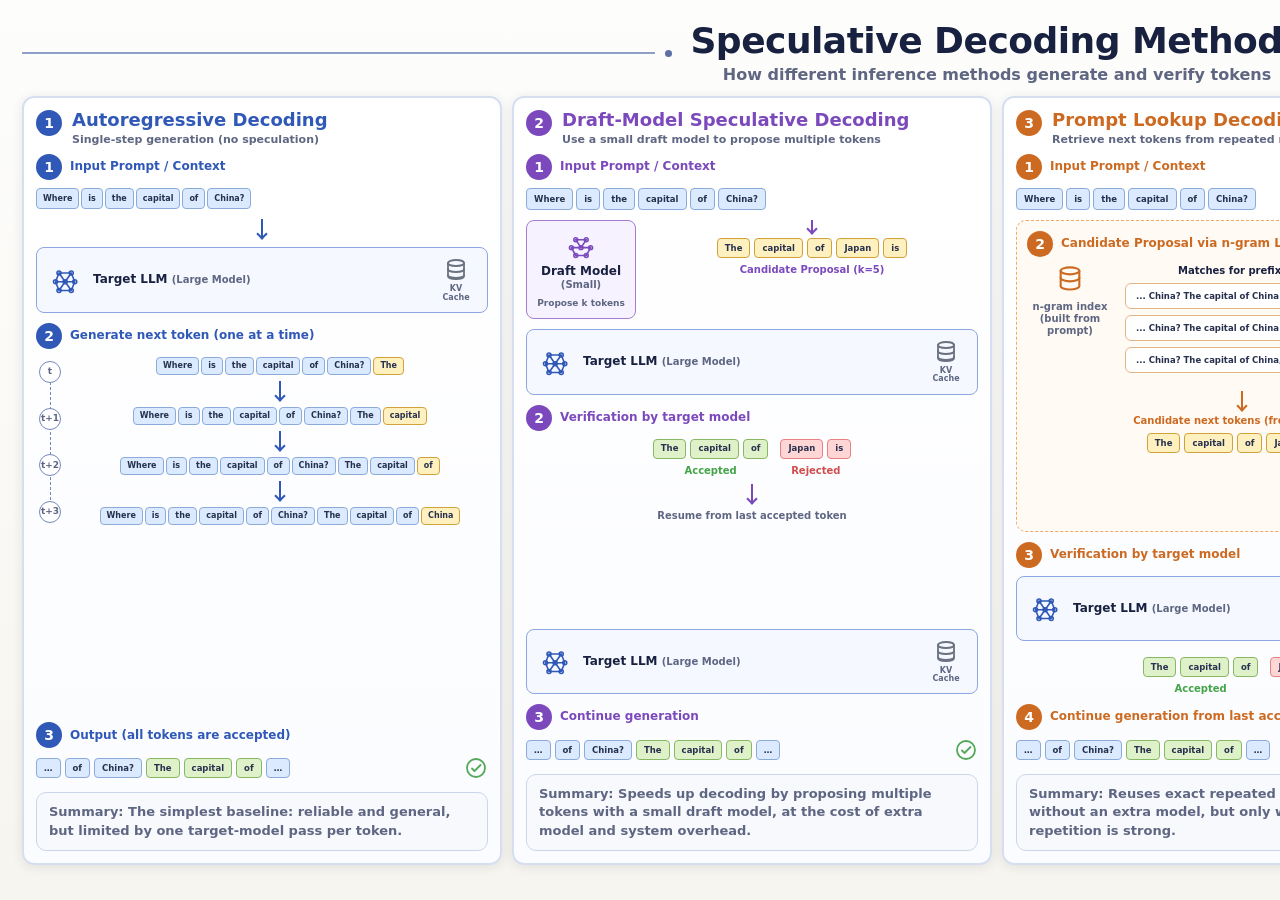
<file: assets/index.html>
<!doctype html>
<html lang="en">
  <head>
    <meta charset="utf-8" />
    <meta name="viewport" content="width=device-width, initial-scale=1" />
    <title>Speculative Decoding Methods — Architecture Overview</title>
    <link rel="stylesheet" href="combined.css" />
  </head>
  <body>
    <main class="page">
      <section class="artboard" data-mode="default">

        <!-- ── Hero ── -->
        <header class="hero">
          <div class="hero-line hero-line-left">
            <span class="hero-dot"></span>
          </div>
          <div class="hero-copy">
            <h1>Speculative Decoding Methods</h1>
            <p>How different inference methods generate and verify tokens</p>
          </div>
          <div class="hero-line hero-line-right">
            <span class="hero-dot"></span>
          </div>
        </header>

        <!-- ── 4-panel grid ── -->
        <section class="panels-grid">

          <!-- ① Autoregressive — from assets/autoregressive-decoding/index.html -->
          <article class="method-panel theme-blue">
            <header class="method-header">
              <div class="method-index">1</div>
              <div>
                <h2>Autoregressive Decoding</h2>
                <p>Single-step generation (no speculation)</p>
              </div>
            </header>

            <div class="panel-body">
              <section class="panel-section">
                <div class="section-heading">
                  <span class="section-badge">1</span>
                  <h3>Input Prompt / Context</h3>
                </div>
                <div class="token-row token-row-nowrap token-row-prompt token-row-prompt-method1">
                  <span class="token-chip token-prompt">Where</span>
                  <span class="token-chip token-prompt">is</span>
                  <span class="token-chip token-prompt">the</span>
                  <span class="token-chip token-prompt">capital</span>
                  <span class="token-chip token-prompt">of</span>
                  <span class="token-chip token-prompt">China?</span>
                </div>
              </section>

              <div class="flow-arrow theme-stroke-blue"></div>

              <div class="model-card theme-soft-blue">
                <div class="model-visual">
                  <svg class="icon icon-llm" viewBox="0 0 32 32" aria-hidden="true">
                    <circle cx="8" cy="8" r="2.3"></circle>
                    <circle cx="22" cy="8" r="2.3"></circle>
                    <circle cx="15" cy="18" r="2.3"></circle>
                    <circle cx="4" cy="18" r="2.3"></circle>
                    <circle cx="26" cy="18" r="2.3"></circle>
                    <circle cx="8" cy="28" r="2.3"></circle>
                    <circle cx="22" cy="28" r="2.3"></circle>
                    <path d="M8 8h14M8 8l-4 10m18-10l4 10M4 18h22M4 18l4 10m18-10l-4 10M8 28h14M8 8l7 10m7-10l-7 10m0 0l-7 10m7-10l7 10"></path>
                  </svg>
                </div>
                <div class="model-copy">
                  <h4>Target LLM <span>(Large Model)</span></h4>
                </div>
                <div class="cache-block">
                  <svg class="icon icon-cache" viewBox="0 0 24 24" aria-hidden="true">
                    <ellipse cx="12" cy="5" rx="8" ry="3"></ellipse>
                    <path d="M4 5v13c0 1.7 3.6 3 8 3s8-1.3 8-3V5"></path>
                    <path d="M4 11c0 1.7 3.6 3 8 3s8-1.3 8-3"></path>
                    <path d="M4 17c0 1.7 3.6 3 8 3s8-1.3 8-3"></path>
                  </svg>
                  <span>KV Cache</span>
                </div>
              </div>

              <section class="panel-section grow">
                <div class="section-heading">
                  <span class="section-badge">2</span>
                  <h3>Generate next token (one at a time)</h3>
                </div>
                <div class="timeline-stack">
                  <div class="timeline-rail">
                    <span class="timeline-mark">t</span>
                    <span class="timeline-mark">t+1</span>
                    <span class="timeline-mark">t+2</span>
                    <span class="timeline-mark">t+3</span>
                  </div>
                  <div class="timeline-rows">
                    <div class="timeline-step">
                      <div class="token-row token-row-nowrap token-row-seq">
                        <span class="token-chip token-prompt">Where</span>
                        <span class="token-chip token-prompt">is</span>
                        <span class="token-chip token-prompt">the</span>
                        <span class="token-chip token-prompt">capital</span>
                        <span class="token-chip token-prompt">of</span>
                        <span class="token-chip token-prompt">China?</span>
                        <span class="token-chip token-candidate">The</span>
                      </div>
                      <div class="step-arrow theme-stroke-blue"></div>
                    </div>
                    <div class="timeline-step">
                      <div class="token-row token-row-nowrap token-row-seq">
                        <span class="token-chip token-prompt">Where</span>
                        <span class="token-chip token-prompt">is</span>
                        <span class="token-chip token-prompt">the</span>
                        <span class="token-chip token-prompt">capital</span>
                        <span class="token-chip token-prompt">of</span>
                        <span class="token-chip token-prompt">China?</span>
                        <span class="token-chip token-prompt">The</span>
                        <span class="token-chip token-candidate">capital</span>
                      </div>
                      <div class="step-arrow theme-stroke-blue"></div>
                    </div>
                    <div class="timeline-step">
                      <div class="token-row token-row-nowrap token-row-seq">
                        <span class="token-chip token-prompt">Where</span>
                        <span class="token-chip token-prompt">is</span>
                        <span class="token-chip token-prompt">the</span>
                        <span class="token-chip token-prompt">capital</span>
                        <span class="token-chip token-prompt">of</span>
                        <span class="token-chip token-prompt">China?</span>
                        <span class="token-chip token-prompt">The</span>
                        <span class="token-chip token-prompt">capital</span>
                        <span class="token-chip token-candidate">of</span>
                      </div>
                      <div class="step-arrow theme-stroke-blue"></div>
                    </div>
                    <div class="timeline-step">
                      <div class="token-row token-row-nowrap token-row-seq">
                        <span class="token-chip token-prompt">Where</span>
                        <span class="token-chip token-prompt">is</span>
                        <span class="token-chip token-prompt">the</span>
                        <span class="token-chip token-prompt">capital</span>
                        <span class="token-chip token-prompt">of</span>
                        <span class="token-chip token-prompt">China?</span>
                        <span class="token-chip token-prompt">The</span>
                        <span class="token-chip token-prompt">capital</span>
                        <span class="token-chip token-prompt">of</span>
                        <span class="token-chip token-candidate">China</span>
                      </div>
                    </div>
                  </div>
                </div>
              </section>

              <section class="panel-section">
                <div class="section-heading">
                  <span class="section-badge">3</span>
                  <h3>Output (all tokens are accepted)</h3>
                </div>
                <div class="row-between">
                  <div class="token-row token-row-nowrap token-row-output">
                    <span class="token-chip token-prompt">…</span>
                    <span class="token-chip token-prompt">of</span>
                    <span class="token-chip token-prompt">China?</span>
                    <span class="token-chip token-accepted">The</span>
                    <span class="token-chip token-accepted">capital</span>
                    <span class="token-chip token-accepted">of</span>
                    <span class="token-chip token-prompt">…</span>
                  </div>
                  <svg class="icon icon-check theme-icon-green" viewBox="0 0 24 24" aria-hidden="true">
                    <circle cx="12" cy="12" r="9"></circle>
                    <path d="M8 12.5l2.5 2.5L16.5 9"></path>
                  </svg>
                </div>
              </section>
            </div>

            <footer class="panel-footer">
              <p class="footer-best footer-summary"><strong>Summary:</strong> The simplest baseline: reliable and general, but limited by one target-model pass per token.</p>
            </footer>
          </article>

          <!-- ② Draft-Model Speculative Decoding — from assets/draft-model-sd/index.html -->
          <article class="method-panel theme-purple">
            <header class="method-header">
              <div class="method-index">2</div>
              <div>
                <h2>Draft-Model Speculative Decoding</h2>
                <p>Use a small draft model to propose multiple tokens</p>
              </div>
            </header>

            <div class="panel-body">
              <section class="panel-section">
                <div class="section-heading">
                  <span class="section-badge">1</span>
                  <h3>Input Prompt / Context</h3>
                </div>
                <div class="token-row token-row-nowrap token-row-prompt">
                  <span class="token-chip token-prompt">Where</span>
                  <span class="token-chip token-prompt">is</span>
                  <span class="token-chip token-prompt">the</span>
                  <span class="token-chip token-prompt">capital</span>
                  <span class="token-chip token-prompt">of</span>
                  <span class="token-chip token-prompt">China?</span>
                </div>
              </section>

              <div class="proposal-grid">
                <div class="draft-card theme-soft-purple">
                  <div class="draft-icon-wrap">
                    <svg class="icon icon-draft" viewBox="0 0 32 32" aria-hidden="true">
                      <circle cx="10" cy="10" r="2.2"></circle>
                      <circle cx="22" cy="10" r="2.2"></circle>
                      <circle cx="16" cy="19" r="2.2"></circle>
                      <circle cx="5" cy="19" r="2.2"></circle>
                      <circle cx="27" cy="19" r="2.2"></circle>
                      <circle cx="10" cy="28" r="2.2"></circle>
                      <circle cx="22" cy="28" r="2.2"></circle>
                      <path d="M10 10h12M10 10l6 9m6-9l-6 9M5 19h22M5 19l5 9m17-9l-5 9M10 28h12"></path>
                    </svg>
                  </div>
                  <h4>Draft Model <span>(Small)</span></h4>
                  <p>Propose k tokens</p>
                </div>

                <div class="proposal-block">
                  <div class="flow-arrow theme-stroke-purple short"></div>
                  <div class="token-row token-row-nowrap token-row-candidates">
                    <span class="token-chip token-candidate">The</span>
                    <span class="token-chip token-candidate">capital</span>
                    <span class="token-chip token-candidate">of</span>
                    <span class="token-chip token-candidate">Japan</span>
                    <span class="token-chip token-candidate">is</span>
                  </div>
                  <p class="inline-caption theme-copy-purple">Candidate Proposal (k=5)</p>
                </div>
              </div>

              <div class="model-card theme-soft-blue">
                <div class="model-visual">
                  <svg class="icon icon-llm" viewBox="0 0 32 32" aria-hidden="true">
                    <circle cx="8" cy="8" r="2.3"></circle>
                    <circle cx="22" cy="8" r="2.3"></circle>
                    <circle cx="15" cy="18" r="2.3"></circle>
                    <circle cx="4" cy="18" r="2.3"></circle>
                    <circle cx="26" cy="18" r="2.3"></circle>
                    <circle cx="8" cy="28" r="2.3"></circle>
                    <circle cx="22" cy="28" r="2.3"></circle>
                    <path d="M8 8h14M8 8l-4 10m18-10l4 10M4 18h22M4 18l4 10m18-10l-4 10M8 28h14M8 8l7 10m7-10l-7 10m0 0l-7 10m7-10l7 10"></path>
                  </svg>
                </div>
                <div class="model-copy">
                  <h4>Target LLM <span>(Large Model)</span></h4>
                </div>
                <div class="cache-block">
                  <svg class="icon icon-cache" viewBox="0 0 24 24" aria-hidden="true">
                    <ellipse cx="12" cy="5" rx="8" ry="3"></ellipse>
                    <path d="M4 5v13c0 1.7 3.6 3 8 3s8-1.3 8-3V5"></path>
                    <path d="M4 11c0 1.7 3.6 3 8 3s8-1.3 8-3"></path>
                    <path d="M4 17c0 1.7 3.6 3 8 3s8-1.3 8-3"></path>
                  </svg>
                  <span>KV Cache</span>
                </div>
              </div>

              <section class="panel-section grow">
                <div class="section-heading">
                  <span class="section-badge">2</span>
                  <h3>Verification by target model</h3>
                </div>
                <div class="verification-stack">
                  <div class="accepted-rejected-row">
                    <div class="verification-segment">
                      <div class="token-row token-row-nowrap token-row-accepted">
                        <span class="token-chip token-accepted">The</span>
                        <span class="token-chip token-accepted">capital</span>
                        <span class="token-chip token-accepted">of</span>
                      </div>
                      <span class="segment-label accept-label">Accepted</span>
                    </div>
                    <div class="verification-segment">
                      <div class="token-row token-row-nowrap token-row-rejected">
                        <span class="token-chip token-rejected">Japan</span>
                        <span class="token-chip token-rejected">is</span>
                      </div>
                      <span class="segment-label reject-label">Rejected</span>
                    </div>
                  </div>
                  <div class="flow-arrow theme-stroke-purple"></div>
                  <p class="resume-note">Resume from last accepted token</p>
                </div>
              </section>

              <div class="model-card theme-soft-blue">
                <div class="model-visual">
                  <svg class="icon icon-llm" viewBox="0 0 32 32" aria-hidden="true">
                    <circle cx="8" cy="8" r="2.3"></circle>
                    <circle cx="22" cy="8" r="2.3"></circle>
                    <circle cx="15" cy="18" r="2.3"></circle>
                    <circle cx="4" cy="18" r="2.3"></circle>
                    <circle cx="26" cy="18" r="2.3"></circle>
                    <circle cx="8" cy="28" r="2.3"></circle>
                    <circle cx="22" cy="28" r="2.3"></circle>
                    <path d="M8 8h14M8 8l-4 10m18-10l4 10M4 18h22M4 18l4 10m18-10l-4 10M8 28h14M8 8l7 10m7-10l-7 10m0 0l-7 10m7-10l7 10"></path>
                  </svg>
                </div>
                <div class="model-copy">
                  <h4>Target LLM <span>(Large Model)</span></h4>
                </div>
                <div class="cache-block">
                  <svg class="icon icon-cache" viewBox="0 0 24 24" aria-hidden="true">
                    <ellipse cx="12" cy="5" rx="8" ry="3"></ellipse>
                    <path d="M4 5v13c0 1.7 3.6 3 8 3s8-1.3 8-3V5"></path>
                    <path d="M4 11c0 1.7 3.6 3 8 3s8-1.3 8-3"></path>
                    <path d="M4 17c0 1.7 3.6 3 8 3s8-1.3 8-3"></path>
                  </svg>
                  <span>KV Cache</span>
                </div>
              </div>

              <section class="panel-section">
                <div class="section-heading">
                  <span class="section-badge">3</span>
                  <h3>Continue generation</h3>
                </div>
                <div class="row-between">
                  <div class="token-row token-row-nowrap token-row-output">
                    <span class="token-chip token-prompt">…</span>
                    <span class="token-chip token-prompt">of</span>
                    <span class="token-chip token-prompt">China?</span>
                    <span class="token-chip token-accepted">The</span>
                    <span class="token-chip token-accepted">capital</span>
                    <span class="token-chip token-accepted">of</span>
                    <span class="token-chip token-prompt">…</span>
                  </div>
                  <svg class="icon icon-check theme-icon-green" viewBox="0 0 24 24" aria-hidden="true">
                    <circle cx="12" cy="12" r="9"></circle>
                    <path d="M8 12.5l2.5 2.5L16.5 9"></path>
                  </svg>
                </div>
              </section>
            </div>

            <footer class="panel-footer">
              <p class="footer-best footer-summary"><strong>Summary:</strong> Speeds up decoding by proposing multiple tokens with a small draft model, at the cost of extra model and system overhead.</p>
            </footer>
          </article>

          <!-- ③ Prompt Lookup Decoding — from assets/prompt-lookup-decoding/index.html -->
          <article class="method-panel theme-orange">
            <header class="method-header">
              <div class="method-index">3</div>
              <div>
                <h2>Prompt Lookup Decoding</h2>
                <p>Retrieve next tokens from repeated n-grams in prompt</p>
              </div>
            </header>

            <div class="panel-body">
              <section class="panel-section">
                <div class="section-heading">
                  <span class="section-badge">1</span>
                  <h3>Input Prompt / Context</h3>
                </div>
                <div class="token-row token-row-nowrap token-row-prompt">
                  <span class="token-chip token-prompt">Where</span>
                  <span class="token-chip token-prompt">is</span>
                  <span class="token-chip token-prompt">the</span>
                  <span class="token-chip token-prompt">capital</span>
                  <span class="token-chip token-prompt">of</span>
                  <span class="token-chip token-prompt">China?</span>
                </div>
              </section>

              <section class="panel-section panel-box panel-box-dashed-orange grow">
                <div class="section-heading">
                  <span class="section-badge">2</span>
                  <h3>Candidate Proposal via n-gram Lookup</h3>
                </div>
                <div class="lookup-layout">
                  <div class="lookup-source">
                    <svg class="icon icon-database theme-icon-orange" viewBox="0 0 24 24" aria-hidden="true">
                      <ellipse cx="12" cy="5" rx="8" ry="3"></ellipse>
                      <path d="M4 5v13c0 1.7 3.6 3 8 3s8-1.3 8-3V5"></path>
                      <path d="M4 11c0 1.7 3.6 3 8 3s8-1.3 8-3"></path>
                    </svg>
                    <p>n-gram index<br />(built from prompt)</p>
                  </div>
                  <div class="lookup-matches">
                    <p class="small-heading">Matches for prefix "... capital of China?"</p>
                    <div class="match-card">... China? The capital of China is Beijing.</div>
                    <div class="match-card">... China? The capital of China remains Beijing.</div>
                    <div class="match-card">... China? The capital of China, Beijing, is ...</div>
                  </div>
                </div>
                <div class="lookup-proposal-center">
                  <div class="flow-arrow theme-stroke-orange lookup-flow"></div>
                  <p class="inline-caption theme-copy-orange lookup-caption">Candidate next tokens (from matches)</p>
                  <div class="token-row token-row-nowrap token-row-candidates lookup-candidates">
                    <span class="token-chip token-candidate">The</span>
                    <span class="token-chip token-candidate">capital</span>
                    <span class="token-chip token-candidate">of</span>
                    <span class="token-chip token-candidate">Japan</span>
                    <span class="token-chip token-candidate">is</span>
                  </div>
                </div>
              </section>

              <section class="panel-section">
                <div class="section-heading">
                  <span class="section-badge">3</span>
                  <h3>Verification by target model</h3>
                </div>
                <div class="model-card theme-soft-blue">
                  <div class="model-visual">
                    <svg class="icon icon-llm" viewBox="0 0 32 32" aria-hidden="true">
                      <circle cx="8" cy="8" r="2.3"></circle>
                      <circle cx="22" cy="8" r="2.3"></circle>
                      <circle cx="15" cy="18" r="2.3"></circle>
                      <circle cx="4" cy="18" r="2.3"></circle>
                      <circle cx="26" cy="18" r="2.3"></circle>
                      <circle cx="8" cy="28" r="2.3"></circle>
                      <circle cx="22" cy="28" r="2.3"></circle>
                      <path d="M8 8h14M8 8l-4 10m18-10l4 10M4 18h22M4 18l4 10m18-10l-4 10M8 28h14M8 8l7 10m7-10l-7 10m0 0l-7 10m7-10l7 10"></path>
                    </svg>
                  </div>
                  <div class="model-copy">
                    <h4>Target LLM <span>(Large Model)</span></h4>
                  </div>
                  <div class="cache-block">
                    <svg class="icon icon-cache" viewBox="0 0 24 24" aria-hidden="true">
                      <ellipse cx="12" cy="5" rx="8" ry="3"></ellipse>
                      <path d="M4 5v13c0 1.7 3.6 3 8 3s8-1.3 8-3V5"></path>
                      <path d="M4 11c0 1.7 3.6 3 8 3s8-1.3 8-3"></path>
                      <path d="M4 17c0 1.7 3.6 3 8 3s8-1.3 8-3"></path>
                    </svg>
                    <span>KV Cache</span>
                  </div>
                </div>
                <div class="accepted-rejected-row compact-top">
                  <div class="verification-segment">
                    <div class="token-row token-row-nowrap token-row-accepted">
                      <span class="token-chip token-accepted">The</span>
                      <span class="token-chip token-accepted">capital</span>
                      <span class="token-chip token-accepted">of</span>
                    </div>
                    <span class="segment-label accept-label">Accepted</span>
                  </div>
                  <div class="verification-segment">
                    <div class="token-row token-row-nowrap token-row-rejected">
                      <span class="token-chip token-rejected">Japan</span>
                      <span class="token-chip token-rejected">is</span>
                    </div>
                    <span class="segment-label reject-label">Rejected</span>
                  </div>
                </div>
              </section>

              <section class="panel-section">
                <div class="section-heading">
                  <span class="section-badge">4</span>
                  <h3>Continue generation from last accepted token</h3>
                </div>
                <div class="row-between">
                  <div class="token-row token-row-nowrap token-row-output">
                    <span class="token-chip token-prompt">…</span>
                    <span class="token-chip token-prompt">of</span>
                    <span class="token-chip token-prompt">China?</span>
                    <span class="token-chip token-accepted">The</span>
                    <span class="token-chip token-accepted">capital</span>
                    <span class="token-chip token-accepted">of</span>
                    <span class="token-chip token-prompt">…</span>
                  </div>
                  <svg class="icon icon-check theme-icon-green" viewBox="0 0 24 24" aria-hidden="true">
                    <circle cx="12" cy="12" r="9"></circle>
                    <path d="M8 12.5l2.5 2.5L16.5 9"></path>
                  </svg>
                </div>
              </section>
            </div>

            <footer class="panel-footer">
              <p class="footer-best footer-summary"><strong>Summary:</strong> Reuses exact repeated spans from the context without an extra model, but only works well when local repetition is strong.</p>
            </footer>
          </article>

          <!-- ④ Suffix Speculative Decoding — from assets/suffix-sd/index.html -->
          <article class="method-panel theme-green method-panel-focus">
            <div class="focus-star" aria-hidden="true">★</div>
            <header class="method-header">
              <div class="method-index">4</div>
              <div>
                <h2>Suffix Speculative Decoding (Our Focus)</h2>
                <p>Reuse repeated substrings via suffix matches <span class="accent-green">(no extra model)</span></p>
              </div>
            </header>

            <div class="panel-body">
              <section class="panel-section">
                <div class="section-heading">
                  <span class="section-badge">1</span>
                  <h3>Input Prompt / Context</h3>
                </div>
                <div class="token-row token-row-nowrap token-row-prompt">
                  <span class="token-chip token-prompt">Where</span>
                  <span class="token-chip token-prompt">is</span>
                  <span class="token-chip token-prompt">the</span>
                  <span class="token-chip token-prompt-hl">capital</span>
                  <span class="token-chip token-prompt-hl">of</span>
                  <span class="token-chip token-prompt-hl">China?</span>
                </div>
              </section>

              <section class="panel-section grow">
                <div class="section-heading">
                  <span class="section-badge">2</span>
                  <h3>Candidate Proposal via Suffix Tree</h3>
                </div>

                <svg class="spec-tree-svg"
                     viewBox="0 0 300 172"
                     xmlns="http://www.w3.org/2000/svg"
                     width="100%"
                     aria-label="Several candidate trees showing different suffix-based continuations">
                  <!-- Candidate A -->
                  <circle cx="42" cy="28" r="7" fill="#e8eaf0" stroke="#8a9ab5" stroke-width="1.4"/>
                  <line x1="42" y1="35" x2="42" y2="45" stroke="#71a879" stroke-width="1.8"/>
                  <line x1="42" y1="45" x2="24" y2="56" stroke="#71a879" stroke-width="1.8"/>
                  <line x1="42" y1="45" x2="42" y2="56" stroke="#71a879" stroke-width="1.8"/>
                  <line x1="42" y1="45" x2="60" y2="56" stroke="#71a879" stroke-width="1.8"/>
                  <circle cx="24" cy="63" r="8" fill="#f4fbf4" stroke="#71a879" stroke-width="1.4"/>
                  <text x="24" y="66" text-anchor="middle" font-size="5.9" font-weight="700" fill="#355b38">The</text>
                  <circle cx="42" cy="63" r="8" fill="#f4fbf4" stroke="#71a879" stroke-width="1.4"/>
                  <text x="42" y="66" text-anchor="middle" font-size="4.8" font-weight="700" fill="#355b38">Japan</text>
                  <circle cx="60" cy="63" r="8" fill="#f4fbf4" stroke="#71a879" stroke-width="1.4"/>
                  <text x="60" y="66" text-anchor="middle" font-size="5.9" font-weight="700" fill="#355b38">Beijing</text>
                  <line x1="24" y1="71" x2="24" y2="82" stroke="#71a879" stroke-width="1.8"/>
                  <circle cx="24" cy="89" r="8" fill="#f4fbf4" stroke="#71a879" stroke-width="1.4"/>
                  <text x="24" y="92" text-anchor="middle" font-size="4.8" font-weight="700" fill="#355b38">capital</text>
                  <line x1="24" y1="97" x2="24" y2="108" stroke="#71a879" stroke-width="1.8"/>
                  <circle cx="24" cy="115" r="8" fill="#f4fbf4" stroke="#71a879" stroke-width="1.4"/>
                  <text x="24" y="118" text-anchor="middle" font-size="5.9" font-weight="700" fill="#355b38">of</text>

                  <!-- Candidate B -->
                  <circle cx="42" cy="122" r="7" fill="#e8eaf0" stroke="#8a9ab5" stroke-width="1.4"/>
                  <line x1="42" y1="129" x2="42" y2="139" stroke="#71a879" stroke-width="1.8"/>
                  <line x1="42" y1="139" x2="24" y2="150" stroke="#71a879" stroke-width="1.8"/>
                  <line x1="42" y1="139" x2="42" y2="150" stroke="#71a879" stroke-width="1.8"/>
                  <line x1="42" y1="139" x2="60" y2="150" stroke="#71a879" stroke-width="1.8"/>
                  <circle cx="24" cy="157" r="8" fill="#f4fbf4" stroke="#71a879" stroke-width="1.4"/>
                  <text x="24" y="160" text-anchor="middle" font-size="4.8" font-weight="700" fill="#355b38">Japan</text>
                  <circle cx="42" cy="157" r="8" fill="#f4fbf4" stroke="#71a879" stroke-width="1.4"/>
                  <text x="42" y="160" text-anchor="middle" font-size="5.9" font-weight="700" fill="#355b38">is</text>
                  <circle cx="60" cy="157" r="8" fill="#f4fbf4" stroke="#71a879" stroke-width="1.4"/>
                  <text x="60" y="160" text-anchor="middle" font-size="5.9" font-weight="700" fill="#355b38">Tokyo</text>

                  <!-- Candidate C -->
                  <circle cx="102" cy="75" r="7" fill="#e8eaf0" stroke="#8a9ab5" stroke-width="1.4"/>
                  <line x1="102" y1="82" x2="102" y2="92" stroke="#71a879" stroke-width="1.8"/>
                  <line x1="102" y1="92" x2="84" y2="103" stroke="#71a879" stroke-width="1.8"/>
                  <line x1="102" y1="92" x2="102" y2="103" stroke="#71a879" stroke-width="1.8"/>
                  <line x1="102" y1="92" x2="120" y2="103" stroke="#71a879" stroke-width="1.8"/>
                  <circle cx="84" cy="110" r="8" fill="#f4fbf4" stroke="#71a879" stroke-width="1.4"/>
                  <text x="84" y="113" text-anchor="middle" font-size="5.9" font-weight="700" fill="#355b38">Beijing</text>
                  <circle cx="102" cy="110" r="8" fill="#f4fbf4" stroke="#71a879" stroke-width="1.4"/>
                  <text x="102" y="113" text-anchor="middle" font-size="5.9" font-weight="700" fill="#355b38">is</text>
                  <circle cx="120" cy="110" r="8" fill="#f4fbf4" stroke="#71a879" stroke-width="1.4"/>
                  <text x="120" y="113" text-anchor="middle" font-size="5.9" font-weight="700" fill="#355b38">the</text>
                  <line x1="102" y1="118" x2="102" y2="129" stroke="#71a879" stroke-width="1.8"/>
                  <circle cx="102" cy="136" r="8" fill="#f4fbf4" stroke="#71a879" stroke-width="1.4"/>
                  <text x="102" y="139" text-anchor="middle" font-size="4.8" font-weight="700" fill="#355b38">north</text>

                  <!-- Score arrow -->
                  <text x="173" y="84" text-anchor="middle" font-size="9" font-weight="800" fill="#237a3c">score</text>
                  <line x1="132" y1="88" x2="220" y2="88" stroke="#237a3c" stroke-width="2.4"/>
                  <path d="M214 82l10 6-10 6" fill="#237a3c"/>

                  <!-- Selected proposal -->
                  <circle cx="254" cy="28" r="7" fill="#e8eaf0" stroke="#8a9ab5" stroke-width="1.4"/>
                  <line x1="254" y1="35" x2="254" y2="45" stroke="#d2a23a" stroke-width="1.8"/>
                  <line x1="254" y1="45" x2="236" y2="56" stroke="#d2a23a" stroke-width="1.8"/>
                  <line x1="254" y1="45" x2="254" y2="56" stroke="#71a879" stroke-width="1.8"/>
                  <line x1="254" y1="45" x2="272" y2="56" stroke="#71a879" stroke-width="1.8"/>
                  <circle cx="236" cy="63" r="8" fill="#fff1bf" stroke="#d2a23a" stroke-width="1.4"/>
                  <text x="236" y="66" text-anchor="middle" font-size="5.9" font-weight="700" fill="#6f5318">The</text>
                  <circle cx="254" cy="63" r="8" fill="#f4fbf4" stroke="#71a879" stroke-width="1.4"/>
                  <text x="254" y="66" text-anchor="middle" font-size="4.8" font-weight="700" fill="#355b38">Japan</text>
                  <circle cx="272" cy="63" r="8" fill="#f4fbf4" stroke="#71a879" stroke-width="1.4"/>
                  <text x="272" y="66" text-anchor="middle" font-size="5.9" font-weight="700" fill="#355b38">Beijing</text>
                  <line x1="236" y1="71" x2="236" y2="82" stroke="#d2a23a" stroke-width="1.8"/>
                  <circle cx="236" cy="89" r="8" fill="#fff1bf" stroke="#d2a23a" stroke-width="1.4"/>
                  <text x="236" y="92" text-anchor="middle" font-size="4.8" font-weight="700" fill="#6f5318">capital</text>
                  <line x1="236" y1="97" x2="236" y2="108" stroke="#d2a23a" stroke-width="1.8"/>
                  <circle cx="236" cy="115" r="8" fill="#fff1bf" stroke="#d2a23a" stroke-width="1.4"/>
                  <text x="236" y="118" text-anchor="middle" font-size="5.9" font-weight="700" fill="#6f5318">of</text>
                </svg>
              </section>

              <section class="panel-section">
                <div class="section-heading">
                  <span class="section-badge">3</span>
                  <h3>Verification by target model</h3>
                </div>
                <div class="model-card theme-soft-blue">
                  <div class="model-visual">
                    <svg class="icon icon-llm" viewBox="0 0 32 32" aria-hidden="true">
                      <circle cx="8" cy="8" r="2.3"></circle>
                      <circle cx="22" cy="8" r="2.3"></circle>
                      <circle cx="15" cy="18" r="2.3"></circle>
                      <circle cx="4" cy="18" r="2.3"></circle>
                      <circle cx="26" cy="18" r="2.3"></circle>
                      <circle cx="8" cy="28" r="2.3"></circle>
                      <circle cx="22" cy="28" r="2.3"></circle>
                      <path d="M8 8h14M8 8l-4 10m18-10l4 10M4 18h22M4 18l4 10m18-10l-4 10M8 28h14M8 8l7 10m7-10l-7 10m0 0l-7 10m7-10l7 10"></path>
                    </svg>
                  </div>
                  <div class="model-copy">
                    <h4>Target LLM <span>(Large Model)</span></h4>
                  </div>
                  <div class="cache-block">
                    <svg class="icon icon-cache" viewBox="0 0 24 24" aria-hidden="true">
                      <ellipse cx="12" cy="5" rx="8" ry="3"></ellipse>
                      <path d="M4 5v13c0 1.7 3.6 3 8 3s8-1.3 8-3V5"></path>
                      <path d="M4 11c0 1.7 3.6 3 8 3s8-1.3 8-3"></path>
                      <path d="M4 17c0 1.7 3.6 3 8 3s8-1.3 8-3"></path>
                    </svg>
                    <span>KV Cache</span>
                  </div>
                </div>
                <div class="accepted-rejected-row compact-top">
                  <div class="verification-segment">
                    <div class="token-row token-row-nowrap token-row-accepted">
                      <span class="token-chip token-accepted">The</span>
                      <span class="token-chip token-accepted">capital</span>
                      <span class="token-chip token-accepted">of</span>
                    </div>
                    <span class="segment-label accept-label">Accepted</span>
                  </div>
                  <div class="verification-segment">
                    <div class="token-row token-row-nowrap token-row-rejected">
                      <span class="token-chip token-rejected">Japan</span>
                      <span class="token-chip token-rejected">is</span>
                    </div>
                    <span class="segment-label reject-label">Rejected</span>
                  </div>
                </div>
              </section>

              <section class="panel-section">
                <div class="section-heading">
                  <span class="section-badge">4</span>
                  <h3>Continue generation from last accepted token</h3>
                </div>
                <div class="row-between">
                  <div class="token-row token-row-nowrap token-row-output">
                    <span class="token-chip token-prompt">…</span>
                    <span class="token-chip token-prompt">of</span>
                    <span class="token-chip token-prompt">China?</span>
                    <span class="token-chip token-accepted">The</span>
                    <span class="token-chip token-accepted">capital</span>
                    <span class="token-chip token-accepted">of</span>
                    <span class="token-chip token-prompt">…</span>
                  </div>
                  <svg class="icon icon-check theme-icon-green" viewBox="0 0 24 24" aria-hidden="true">
                    <circle cx="12" cy="12" r="9"></circle>
                    <path d="M8 12.5l2.5 2.5L16.5 9"></path>
                  </svg>
                </div>
              </section>
            </div>

            <footer class="panel-footer panel-footer-green">
              <p class="footer-best footer-summary"><strong>Summary:</strong> Unlike draft-model speculation, it needs no extra model, and unlike prompt lookup, it proposes from broader repeated suffix structure rather than only exact local matches.</p>
            </footer>
          </article>
        </section>

      </section><!-- /artboard -->
    </main>

    <script>
      /* Toggle ?mode=debug or ?mode=export via URL param */
      const artboard = document.querySelector(".artboard");
      const mode = new URLSearchParams(location.search).get("mode");
      if (mode) artboard.dataset.mode = mode;
    </script>
  </body>
</html>
</file>
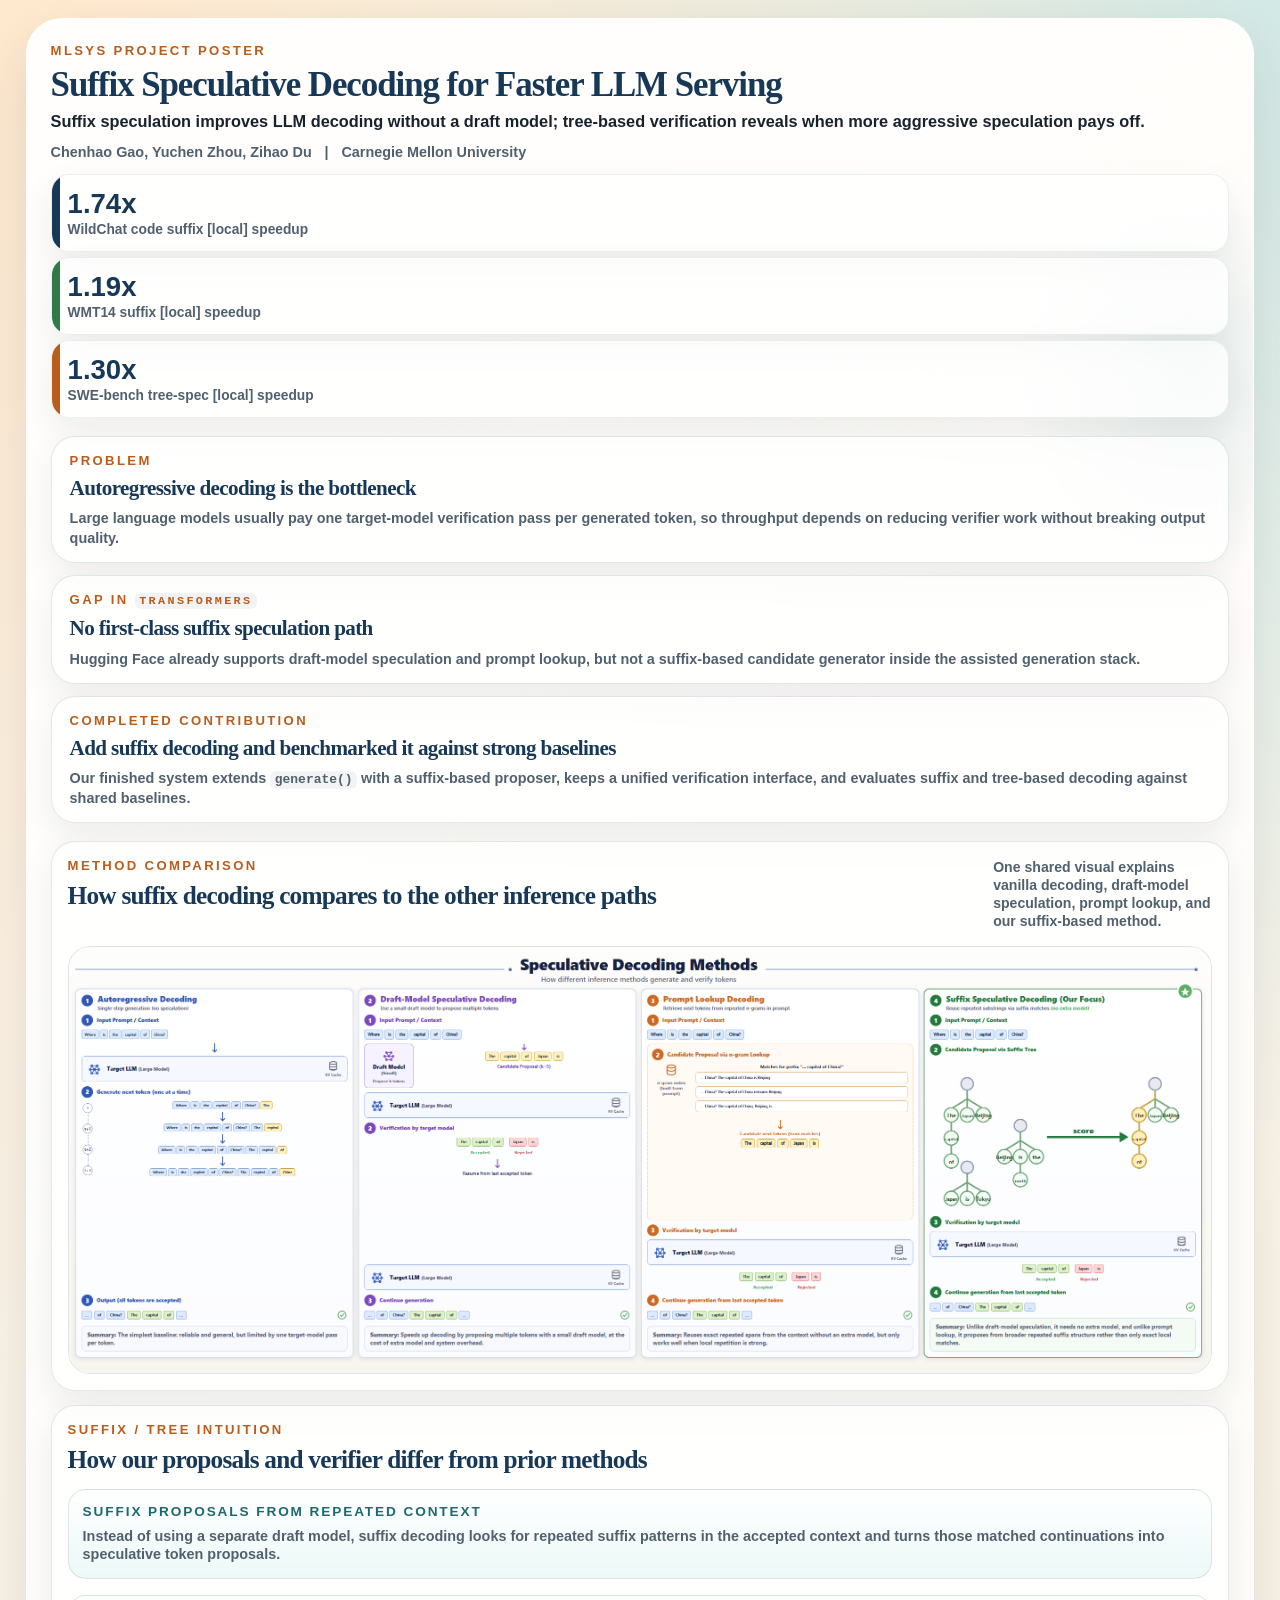
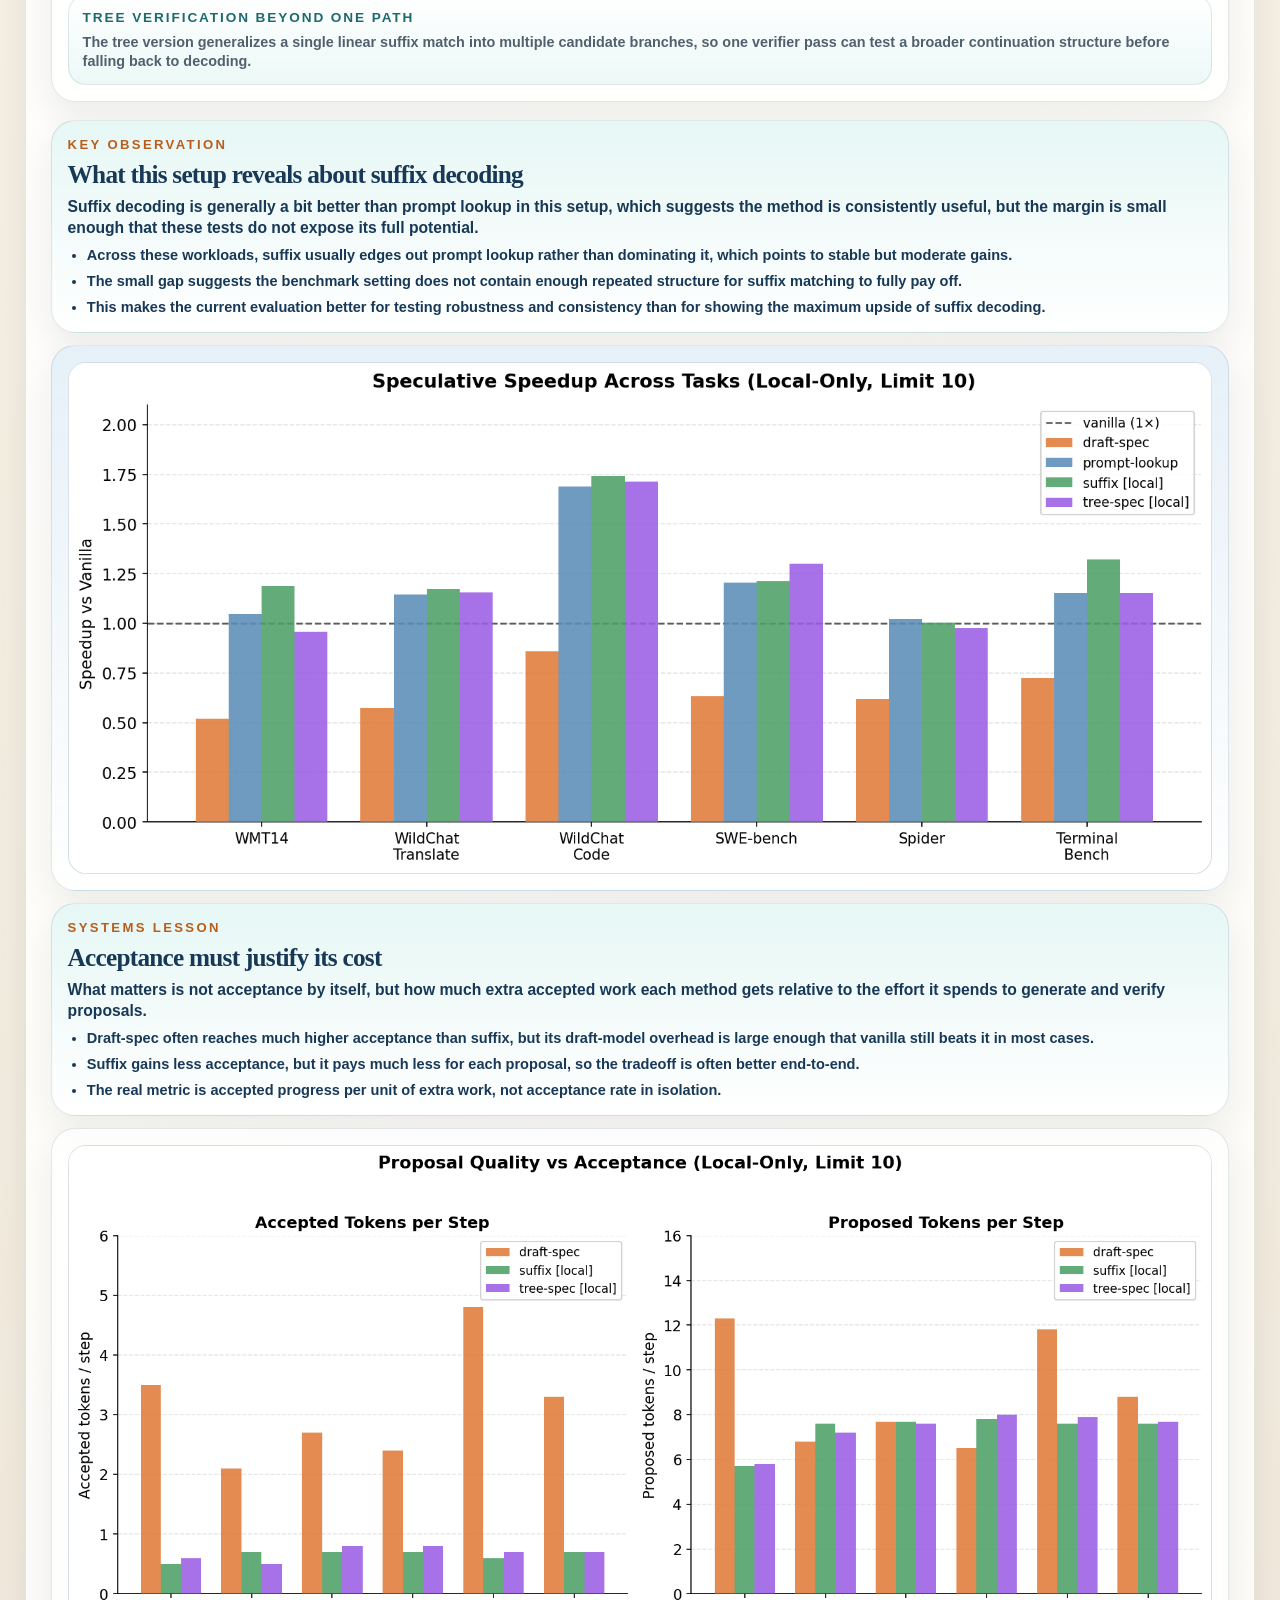
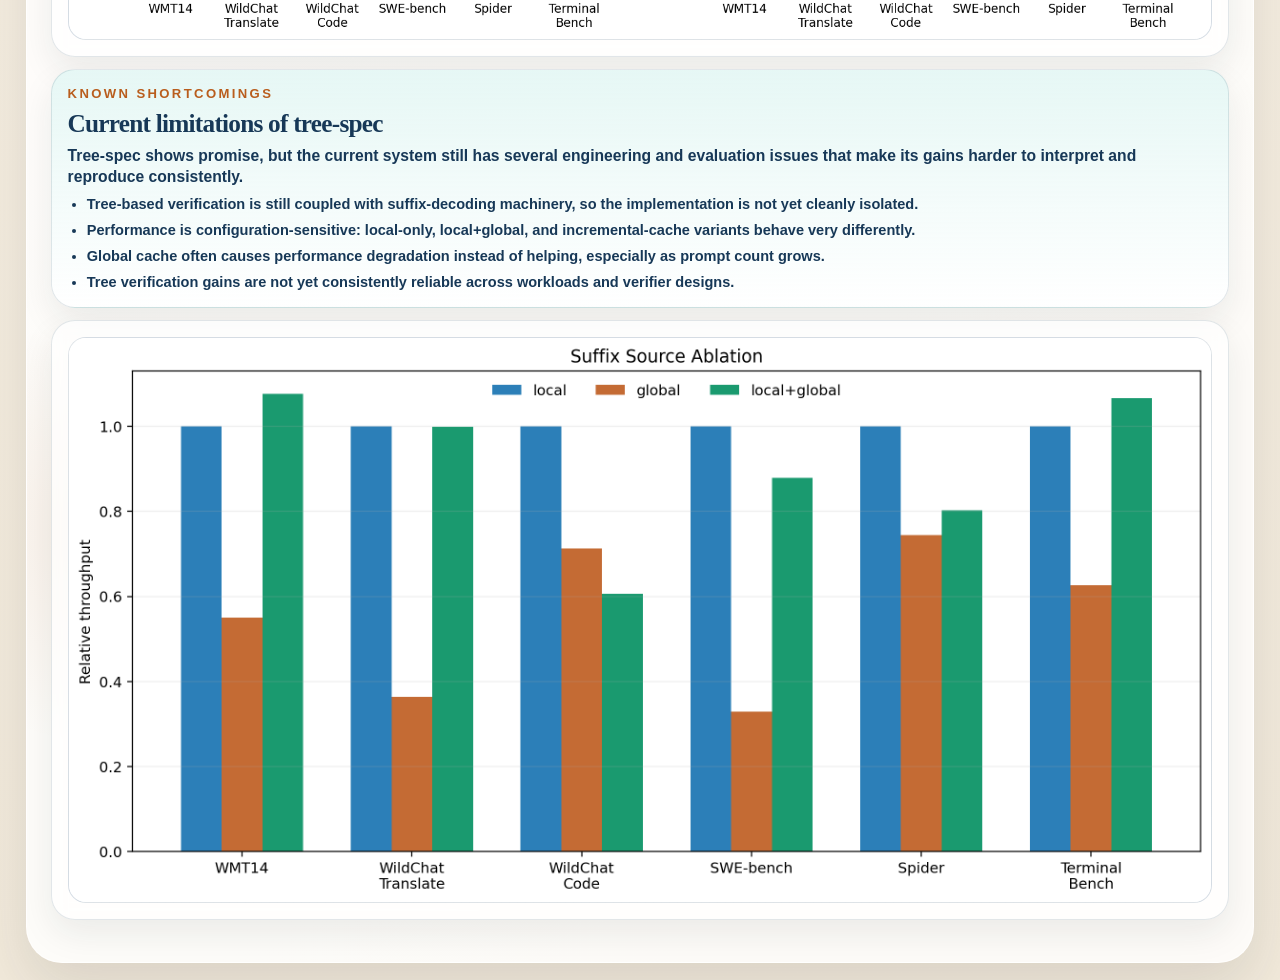
<file: poster/index.html>
<!doctype html>
<html lang="en">
  <head>
    <meta charset="utf-8" />
    <meta name="viewport" content="width=device-width, initial-scale=1" />
    <title>Suffix Speculative Decoding Poster</title>
    <link rel="stylesheet" href="styles.css" />
  </head>
  <body>
    <main class="poster-shell">
      <article class="poster" data-mode="default">
        <header class="hero band">
          <div class="hero-copy">
            <p class="eyebrow">MLSys Project Poster</p>
            <h1>Suffix Speculative Decoding for Faster LLM Serving</h1>
            <p class="hero-thesis">
              Suffix speculation improves LLM decoding without a draft model;
              tree-based verification reveals when more aggressive speculation
              pays off.
            </p>
            <p class="hero-meta">
              Chenhao Gao, Yuchen Zhou, Zihao Du
              <span class="meta-sep">|</span>
              Carnegie Mellon University
            </p>
          </div>

          <div class="hero-badges" aria-label="Top results">
            <section class="badge-card accent-blue">
              <p class="badge-value">1.74x</p>
              <p class="badge-label">WildChat code suffix [local] speedup</p>
            </section>
            <section class="badge-card accent-green">
              <p class="badge-value">1.19x</p>
              <p class="badge-label">WMT14 suffix [local] speedup</p>
            </section>
            <section class="badge-card accent-orange">
              <p class="badge-value">1.30x</p>
              <p class="badge-label">SWE-bench tree-spec [local] speedup</p>
            </section>
          </div>
        </header>

        <section class="context-strip band">
          <article class="context-card">
            <p class="card-kicker">Problem</p>
            <h2>Autoregressive decoding is the bottleneck</h2>
            <p>
              Large language models usually pay one target-model verification
              pass per generated token, so throughput depends on reducing
              verifier work without breaking output quality.
            </p>
          </article>

          <article class="context-card">
            <p class="card-kicker">Gap in <code>transformers</code></p>
            <h2>No first-class suffix speculation path</h2>
            <p>
              Hugging Face already supports draft-model speculation and prompt
              lookup, but not a suffix-based candidate generator inside the
              assisted generation stack.
            </p>
          </article>

          <article class="context-card">
            <p class="card-kicker">Completed Contribution</p>
            <h2>Add suffix decoding and benchmarked it against strong baselines</h2>
            <p>
              Our finished system extends <code>generate()</code> with a
              suffix-based proposer, keeps a unified verification interface, and
              evaluates suffix and tree-based decoding against shared baselines.
            </p>
          </article>
        </section>

        <section class="system-row band">
          <section class="panel architecture-panel">
            <div class="panel-header">
              <div>
                <p class="card-kicker">Method Comparison</p>
                <h2>How suffix decoding compares to the other inference paths</h2>
              </div>
              <p class="panel-note">
                One shared visual explains vanilla decoding, draft-model
                speculation, prompt lookup, and our suffix-based method.
              </p>
            </div>

            <figure class="architecture-figure">
              <img
                src="../assets/index.png"
                alt="Comparison chart showing autoregressive decoding, draft-model speculative decoding, prompt lookup decoding, and suffix speculative decoding."
              />
            </figure>

            <!-- <section class="architecture-caption-grid">
              <article class="caption-card">
                <p class="callout-title">What the figure clarifies</p>
                <p>
                  It shows that all speculative methods still depend on
                  target-model verification. What changes is how candidate
                  tokens are proposed before that verification step and how much
                  useful work the verifier can amortize.
                </p>
              </article>
              <article class="caption-card">
                <p class="callout-title">What is special about suffix decoding</p>
                <p>
                  Suffix decoding avoids an auxiliary draft model and extends
                  beyond exact prompt reuse by proposing continuations from
                  repeated substrings found in context, making it a lightweight
                  way to accelerate short generations.
                </p>
              </article>
              <article class="future-box compact">
                <p class="card-kicker">Evaluated Extension</p>
                <h3>Tree-Based Verification</h3>
                <p>
                  Tree-spec generalizes linear suffix proposals into multi-branch
                  verification. We report it separately because its benefit is
                  more regime-sensitive than the core suffix path.
                </p>
              </article>
            </section> -->
          </section>

          <aside class="panel inset-panel">
            <div class="panel-header">
              <div>
                <p class="card-kicker">Suffix / Tree Intuition</p>
                <h2>How our proposals and verifier differ from prior methods</h2>
              </div>
            </div>

            <!-- <ul class="config-list">
              <li>Blue panel: baseline autoregressive decoding, one token per target pass.</li>
              <li>Purple panel: speculative decoding with a separate small draft model.</li>
              <li>Orange panel: prompt lookup from repeated n-grams already in context.</li>
              <li>Green panel: suffix speculation from repeated substrings, with no extra model.</li>
              <li>Tree-spec extends the same proposal-and-verification idea, but its larger payoff only appears when verifier overhead is amortized.</li>
            </ul> -->

            <div class="inset-callout">
              <p class="callout-title">Suffix Proposals from Repeated Context</p>
              <p>
                Instead of using a separate draft model, suffix decoding looks
                for repeated suffix patterns in the accepted context and turns
                those matched continuations into speculative token proposals.
              </p>
            </div>

            <div class="inset-callout">
              <p class="callout-title">Tree Verification Beyond One Path</p>
              <p>
                The tree version generalizes a single linear suffix match into
                multiple candidate branches, so one verifier pass can test a
                broader continuation structure before falling back to decoding.
              </p>
            </div>
          </aside>
        </section>

        <section class="results band">
          <div class="results-grid">
            <article class="panel insight-card">
              <div class="panel-header">
                <div>
                  <p class="card-kicker">Key Observation</p>
                  <h2>What this setup reveals about suffix decoding</h2>
                </div>
              </div>
              <p class="insight-lead">
                Suffix decoding is generally a bit better than prompt lookup in
                this setup, which suggests the method is consistently useful,
                but the margin is small enough that these tests do not expose
                its full potential.
              </p>
              <ul class="conclusion-list compact">
                <li>Across these workloads, suffix usually edges out prompt lookup rather than dominating it, which points to stable but moderate gains.</li>
                <li>The small gap suggests the benchmark setting does not contain enough repeated structure for suffix matching to fully pay off.</li>
                <li>This makes the current evaluation better for testing robustness and consistency than for showing the maximum upside of suffix decoding.</li>
              </ul>
            </article>

            <article class="panel chart-card figure-only hero-chart chart-span-side compact-chart">
              <!-- <div class="chart-meta">
                <span class="chart-status">Final Figure</span>
                <span class="chart-source"><code>figures/speculative_speedup.png</code></span>
              </div> -->
              <figure class="chart-figure">
                <img
                  src="speculative_speedup_final.png"
                  alt="Bar chart showing speedup over vanilla decoding for draft-spec, prompt-lookup, suffix local, and tree-spec local across six workloads."
                />
              </figure>
              <!-- <p class="takeaway">
                <strong>Takeaway:</strong> Suffix [local] wins on 4 of 6
                workloads; tree-spec takes SWE-bench (1.30×); Spider is a
                statistical tie. Draft-spec is slower than vanilla everywhere
                despite its higher acceptance rate.
              </p> -->
            </article>

            <article class="panel insight-card">
              <div class="panel-header">
                <div>
                  <p class="card-kicker">Systems Lesson</p>
                  <h2>Acceptance must justify its cost</h2>
                </div>
              </div>
              <p class="insight-lead">
                What matters is not acceptance by itself, but how much extra
                accepted work each method gets relative to the effort it spends
                to generate and verify proposals.
              </p>
              <ul class="conclusion-list compact">
                <li>Draft-spec often reaches much higher acceptance than suffix, but its draft-model overhead is large enough that vanilla still beats it in most cases.</li>
                <li>Suffix gains less acceptance, but it pays much less for each proposal, so the tradeoff is often better end-to-end.</li>
                <li>The real metric is accepted progress per unit of extra work, not acceptance rate in isolation.</li>
              </ul>
            </article>

            <article class="panel chart-card figure-only chart-span-side compact-chart">
              <!-- <div class="chart-meta">
                <span class="chart-status">Final Figure</span>
                <span class="chart-source"><code>figures/proposal_vs_accept_per_step.png</code></span>
              </div> -->
              <figure class="chart-figure">
                <img
                  src="proposal_vs_accept_final.png"
                  alt="Side-by-side bar charts comparing accepted tokens per step and proposed tokens per step for draft-spec, suffix local, and tree-spec local."
                />
              </figure>
              <!-- <p class="takeaway">
                <strong>Takeaway:</strong> Draft-spec proposes 6–12 tokens/step
                and accepts 2–5, yet loses to vanilla on every workload.
                Suffix proposes 6–8 and accepts only ~0.6–0.7, yet wins most
                workloads — verifier cost, not acceptance count, is the binding constraint.
              </p> -->
            </article>

            <article class="panel insight-card chart-span-main">
              <div class="panel-header">
                <div>
                  <p class="card-kicker">Known Shortcomings</p>
                  <h2>Current limitations of tree-spec</h2>
                </div>
              </div>
              <p class="insight-lead">
                Tree-spec shows promise, but the current system still has
                several engineering and evaluation issues that make its gains
                harder to interpret and reproduce consistently.
              </p>
              <ul class="conclusion-list compact">
                <li>Tree-based verification is still coupled with suffix-decoding machinery, so the implementation is not yet cleanly isolated.</li>
                <li>Performance is configuration-sensitive: local-only, local+global, and incremental-cache variants behave very differently.</li>
                <li>Global cache often causes performance degradation instead of helping, especially as prompt count grows.</li>
                <li>Tree verification gains are not yet consistently reliable across workloads and verifier designs.</li>
              </ul>
            </article>

            <article class="panel chart-card figure-only chart-span-side compact-chart">
              <!-- <div class="chart-meta">
                <span class="chart-status">Final Figure</span>
                <span class="chart-source">
                  <code>figures/suffix_ablation_normalized_to_local.png</code>
                </span>
              </div> -->
              <figure class="chart-figure">
                <img
                  src="../figures/suffix_ablation_normalized_to_local.png"
                  alt="Chart comparing suffix throughput for local, local plus global, and global-only source modes."
                />
              </figure>
              <!-- <p class="takeaway">
                <strong>Takeaway:</strong> Local matching is the right default —
                it captures most of suffix’s gain on WMT14 and WildChat code,
                while global matching adds cost without enough additional
                useful proposals on most workloads.
              </p> -->
            </article>

            <!-- <article class="panel summary-card chart-span-full">
              <div class="panel-header">
                <div>
                  <p class="card-kicker">Poster Summary</p>
                  <h2>What We Learned</h2>
                </div>
              </div>
              <ul class="conclusion-list">
                <li>Suffix [local] is the main result: faster decoding without a draft model, winning 4 of 6 workloads at limit 10.</li>
                <li>Local-only matching is the best suffix configuration — global adds cost without proportional benefit.</li>
                <li>Acceptance rate is a misleading metric: draft-spec loses to vanilla on all six workloads despite 28–40% acceptance.</li>
                <li>Tree-spec [local] edges suffix on SWE-bench (1.30× vs 1.21×) and shows higher upside at longer generation budgets.</li>
              </ul>
              <p class="summary-closing">
                The central systems lesson is that speculative decoding succeeds
                only when proposal quality and verification cost are co-designed.
              </p>
            </article> -->
          </div>
        </section>
      </article>
    </main>

    <script src="script.js"></script>
  </body>
</html>
</file>
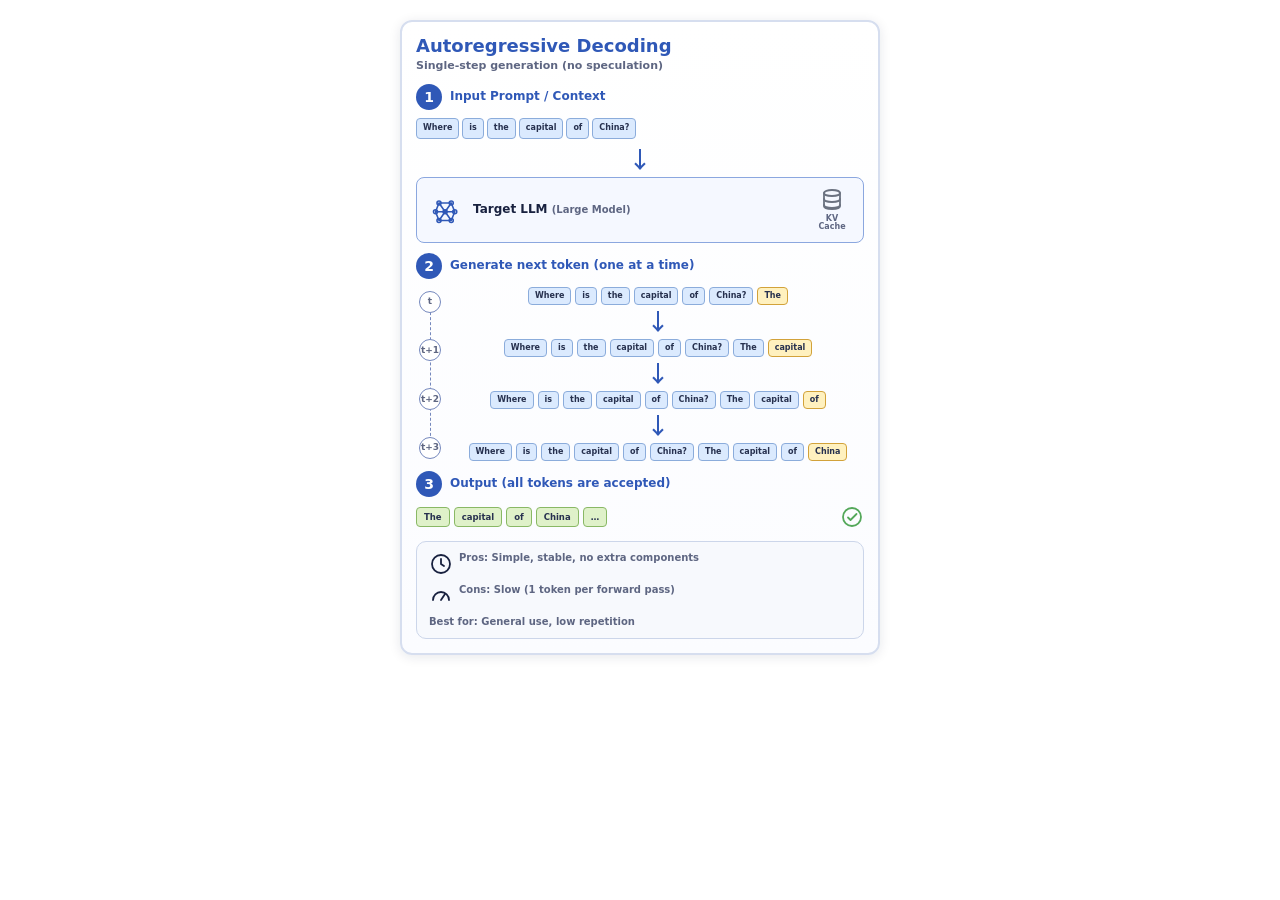
<file: assets/autoregressive-decoding/index.html>
<!doctype html>
<html lang="en">
  <head>
    <meta charset="utf-8" />
    <meta name="viewport" content="width=device-width, initial-scale=1" />
    <title>Autoregressive Decoding</title>
    <link rel="stylesheet" href="styles.css" />
  </head>
  <body>
    <main class="page">
      <article class="method-panel theme-blue">
        <header class="method-header">
          <div>
            <h2>Autoregressive Decoding</h2>
            <p>Single-step generation (no speculation)</p>
          </div>
        </header>

        <div class="panel-body">
          <section class="panel-section">
            <div class="section-heading">
              <span class="section-badge">1</span>
              <h3>Input Prompt / Context</h3>
            </div>
            <div class="token-row token-row-nowrap token-row-prompt token-row-prompt-method1">
              <span class="token-chip token-prompt">Where</span>
              <span class="token-chip token-prompt">is</span>
              <span class="token-chip token-prompt">the</span>
              <span class="token-chip token-prompt">capital</span>
              <span class="token-chip token-prompt">of</span>
              <span class="token-chip token-prompt">China?</span>
            </div>
          </section>

          <div class="flow-arrow theme-stroke-blue"></div>

          <div class="model-card theme-soft-blue">
            <div class="model-visual">
              <svg class="icon icon-llm" viewBox="0 0 32 32" aria-hidden="true">
                <circle cx="8" cy="8" r="2.3"></circle>
                <circle cx="22" cy="8" r="2.3"></circle>
                <circle cx="15" cy="18" r="2.3"></circle>
                <circle cx="4" cy="18" r="2.3"></circle>
                <circle cx="26" cy="18" r="2.3"></circle>
                <circle cx="8" cy="28" r="2.3"></circle>
                <circle cx="22" cy="28" r="2.3"></circle>
                <path d="M8 8h14M8 8l-4 10m18-10l4 10M4 18h22M4 18l4 10m18-10l-4 10M8 28h14M8 8l7 10m7-10l-7 10m0 0l-7 10m7-10l7 10"></path>
              </svg>
            </div>
            <div class="model-copy">
              <h4>Target LLM <span>(Large Model)</span></h4>
            </div>
            <div class="cache-block">
              <svg class="icon icon-cache" viewBox="0 0 24 24" aria-hidden="true">
                <ellipse cx="12" cy="5" rx="8" ry="3"></ellipse>
                <path d="M4 5v13c0 1.7 3.6 3 8 3s8-1.3 8-3V5"></path>
                <path d="M4 11c0 1.7 3.6 3 8 3s8-1.3 8-3"></path>
                <path d="M4 17c0 1.7 3.6 3 8 3s8-1.3 8-3"></path>
              </svg>
              <span>KV Cache</span>
            </div>
          </div>

          <section class="panel-section grow">
            <div class="section-heading">
              <span class="section-badge">2</span>
              <h3>Generate next token (one at a time)</h3>
            </div>
            <div class="timeline-stack timeline-stack-method1">
              <div class="timeline-rail">
                <span class="timeline-mark">t</span>
                <span class="timeline-mark">t+1</span>
                <span class="timeline-mark">t+2</span>
                <span class="timeline-mark">t+3</span>
              </div>
              <div class="timeline-rows">
                <div class="timeline-step">
                  <div class="token-row token-row-nowrap token-row-seq">
                    <span class="token-chip token-prompt">Where</span>
                    <span class="token-chip token-prompt">is</span>
                    <span class="token-chip token-prompt">the</span>
                    <span class="token-chip token-prompt">capital</span>
                    <span class="token-chip token-prompt">of</span>
                    <span class="token-chip token-prompt">China?</span>
                    <span class="token-chip token-candidate">The</span>
                  </div>
                  <div class="step-arrow theme-stroke-blue"></div>
                </div>
                <div class="timeline-step">
                  <div class="token-row token-row-nowrap token-row-seq">
                    <span class="token-chip token-prompt">Where</span>
                    <span class="token-chip token-prompt">is</span>
                    <span class="token-chip token-prompt">the</span>
                    <span class="token-chip token-prompt">capital</span>
                    <span class="token-chip token-prompt">of</span>
                    <span class="token-chip token-prompt">China?</span>
                    <span class="token-chip token-prompt">The</span>
                    <span class="token-chip token-candidate">capital</span>
                  </div>
                  <div class="step-arrow theme-stroke-blue"></div>
                </div>
                <div class="timeline-step">
                  <div class="token-row token-row-nowrap token-row-seq">
                    <span class="token-chip token-prompt">Where</span>
                    <span class="token-chip token-prompt">is</span>
                    <span class="token-chip token-prompt">the</span>
                    <span class="token-chip token-prompt">capital</span>
                    <span class="token-chip token-prompt">of</span>
                    <span class="token-chip token-prompt">China?</span>
                    <span class="token-chip token-prompt">The</span>
                    <span class="token-chip token-prompt">capital</span>
                    <span class="token-chip token-candidate">of</span>
                  </div>
                  <div class="step-arrow theme-stroke-blue"></div>
                </div>
                <div class="timeline-step">
                  <div class="token-row token-row-nowrap token-row-seq">
                    <span class="token-chip token-prompt">Where</span>
                    <span class="token-chip token-prompt">is</span>
                    <span class="token-chip token-prompt">the</span>
                    <span class="token-chip token-prompt">capital</span>
                    <span class="token-chip token-prompt">of</span>
                    <span class="token-chip token-prompt">China?</span>
                    <span class="token-chip token-prompt">The</span>
                    <span class="token-chip token-prompt">capital</span>
                    <span class="token-chip token-prompt">of</span>
                    <span class="token-chip token-candidate">China</span>
                  </div>
                </div>
              </div>
            </div>
          </section>

          <section class="panel-section">
            <div class="section-heading">
              <span class="section-badge">3</span>
              <h3>Output (all tokens are accepted)</h3>
            </div>
            <div class="row-between">
              <div class="token-row token-row-nowrap token-row-output">
                <span class="token-chip token-accepted">The</span>
                <span class="token-chip token-accepted">capital</span>
                <span class="token-chip token-accepted">of</span>
                <span class="token-chip token-accepted">China</span>
                <span class="token-chip token-accepted">…</span>
              </div>
              <svg class="icon icon-check theme-icon-green" viewBox="0 0 24 24" aria-hidden="true">
                <circle cx="12" cy="12" r="9"></circle>
                <path d="M8 12.5l2.5 2.5L16.5 9"></path>
              </svg>
            </div>
          </section>
        </div>

        <footer class="panel-footer">
          <div class="footer-line">
            <svg class="icon icon-clock" viewBox="0 0 24 24" aria-hidden="true">
              <circle cx="12" cy="12" r="9"></circle>
              <path d="M12 7v5l3 2"></path>
            </svg>
            <p><strong>Pros:</strong> Simple, stable, no extra components</p>
          </div>
          <div class="footer-line">
            <svg class="icon icon-gauge" viewBox="0 0 24 24" aria-hidden="true">
              <path d="M4 16a8 8 0 1 1 16 0"></path>
              <path d="M12 16l4-6"></path>
            </svg>
            <p><strong>Cons:</strong> Slow (1 token per forward pass)</p>
          </div>
          <p class="footer-best"><strong>Best for:</strong> General use, low repetition</p>
        </footer>
      </article>
    </main>
  </body>
</html>
</file>
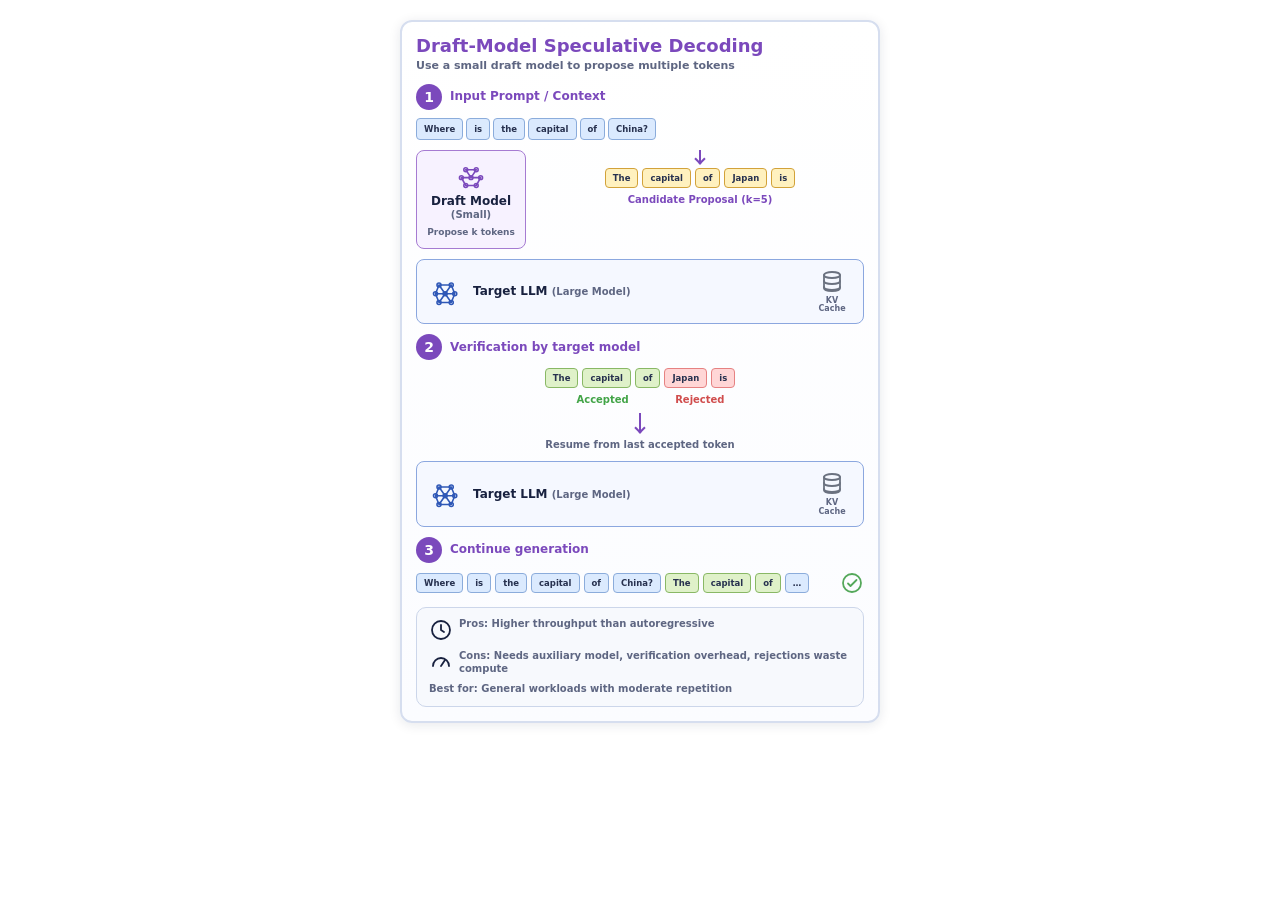
<file: assets/draft-model-sd/index.html>
<!doctype html>
<html lang="en">
  <head>
    <meta charset="utf-8" />
    <meta name="viewport" content="width=device-width, initial-scale=1" />
    <title>Draft-Model Speculative Decoding</title>
    <link rel="stylesheet" href="styles.css" />
  </head>
  <body>
    <main class="page">
      <article class="method-panel theme-purple">
        <header class="method-header">
          <div>
            <h2>Draft-Model Speculative Decoding</h2>
            <p>Use a small draft model to propose multiple tokens</p>
          </div>
        </header>

        <div class="panel-body">
          <section class="panel-section">
            <div class="section-heading">
              <span class="section-badge">1</span>
              <h3>Input Prompt / Context</h3>
            </div>
            <div class="token-row token-row-nowrap token-row-prompt">
              <span class="token-chip token-prompt">Where</span>
              <span class="token-chip token-prompt">is</span>
              <span class="token-chip token-prompt">the</span>
              <span class="token-chip token-prompt">capital</span>
              <span class="token-chip token-prompt">of</span>
              <span class="token-chip token-prompt">China?</span>
            </div>
          </section>

          <div class="proposal-grid">
            <div class="draft-card theme-soft-purple">
              <div class="draft-icon-wrap">
                <svg class="icon icon-draft" viewBox="0 0 32 32" aria-hidden="true">
                  <circle cx="10" cy="10" r="2.2"></circle>
                  <circle cx="22" cy="10" r="2.2"></circle>
                  <circle cx="16" cy="19" r="2.2"></circle>
                  <circle cx="5" cy="19" r="2.2"></circle>
                  <circle cx="27" cy="19" r="2.2"></circle>
                  <circle cx="10" cy="28" r="2.2"></circle>
                  <circle cx="22" cy="28" r="2.2"></circle>
                  <path d="M10 10h12M10 10l6 9m6-9l-6 9M5 19h22M5 19l5 9m17-9l-5 9M10 28h12"></path>
                </svg>
              </div>
              <h4>Draft Model <span>(Small)</span></h4>
              <p>Propose k tokens</p>
            </div>

            <div class="proposal-block">
              <div class="flow-arrow theme-stroke-purple short"></div>
              <div class="token-row token-row-nowrap token-row-candidates">
                <span class="token-chip token-candidate">The</span>
                <span class="token-chip token-candidate">capital</span>
                <span class="token-chip token-candidate">of</span>
                <span class="token-chip token-candidate">Japan</span>
                <span class="token-chip token-candidate">is</span>
              </div>
              <p class="inline-caption theme-copy-purple">Candidate Proposal (k=5)</p>
            </div>
          </div>

          <div class="model-card theme-soft-blue">
            <div class="model-visual">
              <svg class="icon icon-llm" viewBox="0 0 32 32" aria-hidden="true">
                <circle cx="8" cy="8" r="2.3"></circle>
                <circle cx="22" cy="8" r="2.3"></circle>
                <circle cx="15" cy="18" r="2.3"></circle>
                <circle cx="4" cy="18" r="2.3"></circle>
                <circle cx="26" cy="18" r="2.3"></circle>
                <circle cx="8" cy="28" r="2.3"></circle>
                <circle cx="22" cy="28" r="2.3"></circle>
                <path d="M8 8h14M8 8l-4 10m18-10l4 10M4 18h22M4 18l4 10m18-10l-4 10M8 28h14M8 8l7 10m7-10l-7 10m0 0l-7 10m7-10l7 10"></path>
              </svg>
            </div>
            <div class="model-copy">
              <h4>Target LLM <span>(Large Model)</span></h4>
            </div>
            <div class="cache-block">
              <svg class="icon icon-cache" viewBox="0 0 24 24" aria-hidden="true">
                <ellipse cx="12" cy="5" rx="8" ry="3"></ellipse>
                <path d="M4 5v13c0 1.7 3.6 3 8 3s8-1.3 8-3V5"></path>
                <path d="M4 11c0 1.7 3.6 3 8 3s8-1.3 8-3"></path>
                <path d="M4 17c0 1.7 3.6 3 8 3s8-1.3 8-3"></path>
              </svg>
              <span>KV Cache</span>
            </div>
          </div>

          <section class="panel-section grow">
            <div class="section-heading">
              <span class="section-badge">2</span>
              <h3>Verification by target model</h3>
            </div>
            <div class="verification-stack">
              <div class="accepted-rejected-row">
                <div class="verification-segment">
                  <div class="token-row token-row-nowrap token-row-accepted">
                    <span class="token-chip token-accepted">The</span>
                    <span class="token-chip token-accepted">capital</span>
                    <span class="token-chip token-accepted">of</span>
                  </div>
                  <span class="segment-label accept-label">Accepted</span>
                </div>
                <div class="verification-segment">
                  <div class="token-row token-row-nowrap token-row-rejected">
                    <span class="token-chip token-rejected">Japan</span>
                    <span class="token-chip token-rejected">is</span>
                  </div>
                  <span class="segment-label reject-label">Rejected</span>
                </div>
              </div>
              <div class="flow-arrow theme-stroke-purple"></div>
              <p class="resume-note">Resume from last accepted token</p>
            </div>
          </section>

          <div class="model-card theme-soft-blue">
            <div class="model-visual">
              <svg class="icon icon-llm" viewBox="0 0 32 32" aria-hidden="true">
                <circle cx="8" cy="8" r="2.3"></circle>
                <circle cx="22" cy="8" r="2.3"></circle>
                <circle cx="15" cy="18" r="2.3"></circle>
                <circle cx="4" cy="18" r="2.3"></circle>
                <circle cx="26" cy="18" r="2.3"></circle>
                <circle cx="8" cy="28" r="2.3"></circle>
                <circle cx="22" cy="28" r="2.3"></circle>
                <path d="M8 8h14M8 8l-4 10m18-10l4 10M4 18h22M4 18l4 10m18-10l-4 10M8 28h14M8 8l7 10m7-10l-7 10m0 0l-7 10m7-10l7 10"></path>
              </svg>
            </div>
            <div class="model-copy">
              <h4>Target LLM <span>(Large Model)</span></h4>
            </div>
            <div class="cache-block">
              <svg class="icon icon-cache" viewBox="0 0 24 24" aria-hidden="true">
                <ellipse cx="12" cy="5" rx="8" ry="3"></ellipse>
                <path d="M4 5v13c0 1.7 3.6 3 8 3s8-1.3 8-3V5"></path>
                <path d="M4 11c0 1.7 3.6 3 8 3s8-1.3 8-3"></path>
                <path d="M4 17c0 1.7 3.6 3 8 3s8-1.3 8-3"></path>
              </svg>
              <span>KV Cache</span>
            </div>
          </div>

          <section class="panel-section">
            <div class="section-heading">
              <span class="section-badge">3</span>
              <h3>Continue generation</h3>
            </div>
            <div class="row-between">
              <div class="token-row token-row-nowrap token-row-output">
                <span class="token-chip token-prompt">Where</span>
                <span class="token-chip token-prompt">is</span>
                <span class="token-chip token-prompt">the</span>
                <span class="token-chip token-prompt">capital</span>
                <span class="token-chip token-prompt">of</span>
                <span class="token-chip token-prompt">China?</span>
                <span class="token-chip token-accepted">The</span>
                <span class="token-chip token-accepted">capital</span>
                <span class="token-chip token-accepted">of</span>
                <span class="token-chip token-prompt">…</span>
              </div>
              <svg class="icon icon-check theme-icon-green" viewBox="0 0 24 24" aria-hidden="true">
                <circle cx="12" cy="12" r="9"></circle>
                <path d="M8 12.5l2.5 2.5L16.5 9"></path>
              </svg>
            </div>
          </section>
        </div>

        <footer class="panel-footer">
          <div class="footer-line">
            <svg class="icon icon-clock" viewBox="0 0 24 24" aria-hidden="true">
              <circle cx="12" cy="12" r="9"></circle>
              <path d="M12 7v5l3 2"></path>
            </svg>
            <p><strong>Pros:</strong> Higher throughput than autoregressive</p>
          </div>
          <div class="footer-line">
            <svg class="icon icon-gauge" viewBox="0 0 24 24" aria-hidden="true">
              <path d="M4 16a8 8 0 1 1 16 0"></path>
              <path d="M12 16l4-6"></path>
            </svg>
            <p><strong>Cons:</strong> Needs auxiliary model, verification overhead, rejections waste compute</p>
          </div>
          <p class="footer-best"><strong>Best for:</strong> General workloads with moderate repetition</p>
        </footer>
      </article>
    </main>
  </body>
</html>
</file>
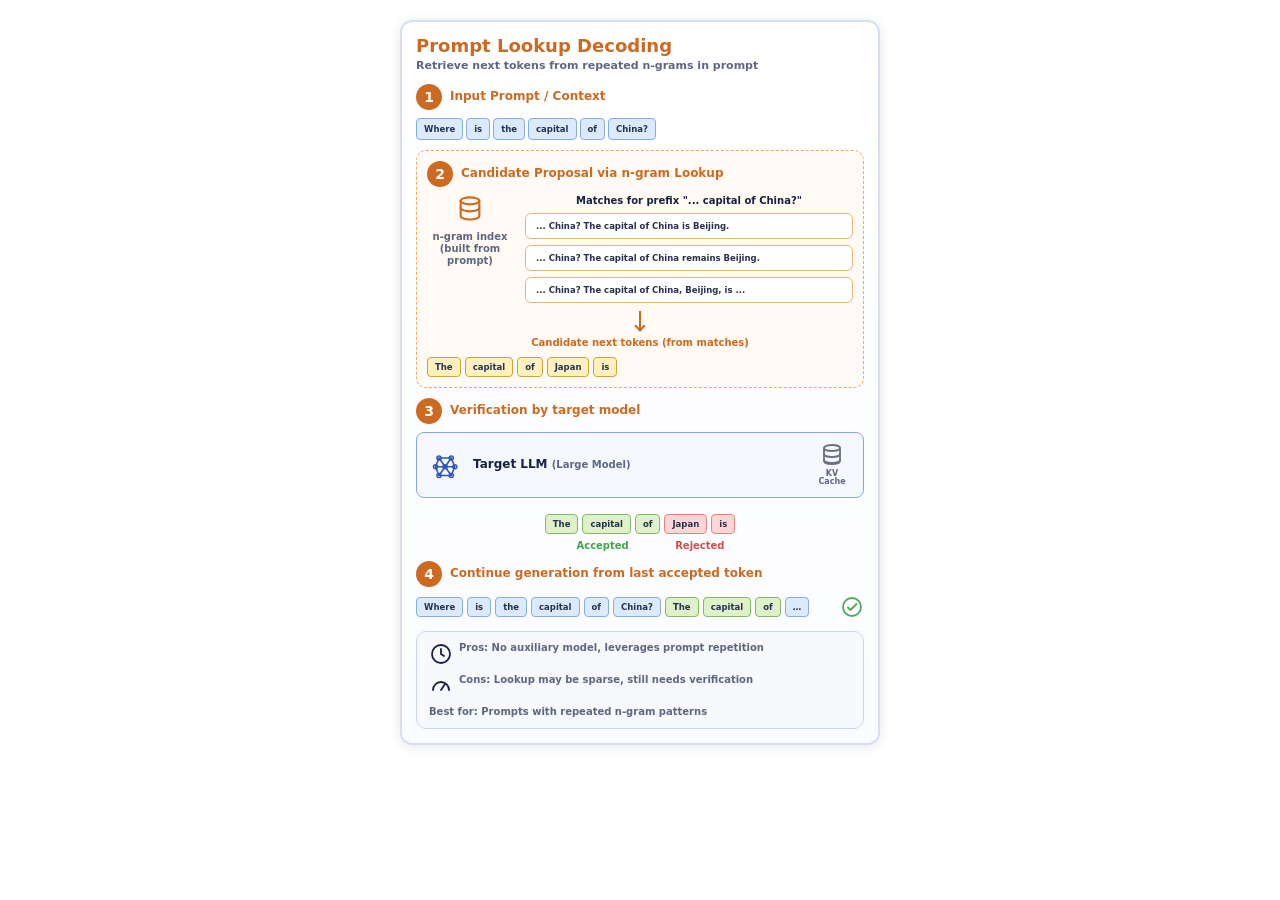
<file: assets/prompt-lookup-decoding/index.html>
<!doctype html>
<html lang="en">
  <head>
    <meta charset="utf-8" />
    <meta name="viewport" content="width=device-width, initial-scale=1" />
    <title>Prompt Lookup Decoding</title>
    <link rel="stylesheet" href="styles.css" />
  </head>
  <body>
    <main class="page">
      <article class="method-panel theme-orange">
        <header class="method-header">
          <div>
            <h2>Prompt Lookup Decoding</h2>
            <p>Retrieve next tokens from repeated n-grams in prompt</p>
          </div>
        </header>

        <div class="panel-body">
          <section class="panel-section">
            <div class="section-heading">
              <span class="section-badge">1</span>
              <h3>Input Prompt / Context</h3>
            </div>
            <div class="token-row token-row-nowrap token-row-prompt">
              <span class="token-chip token-prompt">Where</span>
              <span class="token-chip token-prompt">is</span>
              <span class="token-chip token-prompt">the</span>
              <span class="token-chip token-prompt">capital</span>
              <span class="token-chip token-prompt">of</span>
              <span class="token-chip token-prompt">China?</span>
            </div>
          </section>

          <section class="panel-section panel-box panel-box-dashed-orange grow">
            <div class="section-heading">
              <span class="section-badge">2</span>
              <h3>Candidate Proposal via n-gram Lookup</h3>
            </div>
            <div class="lookup-layout">
              <div class="lookup-source">
                <svg class="icon icon-database theme-icon-orange" viewBox="0 0 24 24" aria-hidden="true">
                  <ellipse cx="12" cy="5" rx="8" ry="3"></ellipse>
                  <path d="M4 5v13c0 1.7 3.6 3 8 3s8-1.3 8-3V5"></path>
                  <path d="M4 11c0 1.7 3.6 3 8 3s8-1.3 8-3"></path>
                </svg>
                <p>n-gram index<br />(built from prompt)</p>
              </div>
              <div class="lookup-matches">
                <p class="small-heading">Matches for prefix "... capital of China?"</p>
                <div class="match-card">... China? The capital of China is Beijing.</div>
                <div class="match-card">... China? The capital of China remains Beijing.</div>
                <div class="match-card">... China? The capital of China, Beijing, is ...</div>
              </div>
            </div>
            <div class="flow-arrow theme-stroke-orange"></div>
            <p class="inline-caption theme-copy-orange">Candidate next tokens (from matches)</p>
            <div class="token-row token-row-nowrap token-row-candidates">
              <span class="token-chip token-candidate">The</span>
              <span class="token-chip token-candidate">capital</span>
              <span class="token-chip token-candidate">of</span>
              <span class="token-chip token-candidate">Japan</span>
              <span class="token-chip token-candidate">is</span>
            </div>
          </section>

          <section class="panel-section">
            <div class="section-heading">
              <span class="section-badge">3</span>
              <h3>Verification by target model</h3>
            </div>
            <div class="model-card theme-soft-blue">
              <div class="model-visual">
                <svg class="icon icon-llm" viewBox="0 0 32 32" aria-hidden="true">
                  <circle cx="8" cy="8" r="2.3"></circle>
                  <circle cx="22" cy="8" r="2.3"></circle>
                  <circle cx="15" cy="18" r="2.3"></circle>
                  <circle cx="4" cy="18" r="2.3"></circle>
                  <circle cx="26" cy="18" r="2.3"></circle>
                  <circle cx="8" cy="28" r="2.3"></circle>
                  <circle cx="22" cy="28" r="2.3"></circle>
                  <path d="M8 8h14M8 8l-4 10m18-10l4 10M4 18h22M4 18l4 10m18-10l-4 10M8 28h14M8 8l7 10m7-10l-7 10m0 0l-7 10m7-10l7 10"></path>
                </svg>
              </div>
              <div class="model-copy">
                <h4>Target LLM <span>(Large Model)</span></h4>
              </div>
              <div class="cache-block">
                <svg class="icon icon-cache" viewBox="0 0 24 24" aria-hidden="true">
                  <ellipse cx="12" cy="5" rx="8" ry="3"></ellipse>
                  <path d="M4 5v13c0 1.7 3.6 3 8 3s8-1.3 8-3V5"></path>
                  <path d="M4 11c0 1.7 3.6 3 8 3s8-1.3 8-3"></path>
                  <path d="M4 17c0 1.7 3.6 3 8 3s8-1.3 8-3"></path>
                </svg>
                <span>KV Cache</span>
              </div>
            </div>
            <div class="accepted-rejected-row compact-top">
              <div class="verification-segment">
                <div class="token-row token-row-nowrap token-row-accepted">
                  <span class="token-chip token-accepted">The</span>
                  <span class="token-chip token-accepted">capital</span>
                  <span class="token-chip token-accepted">of</span>
                </div>
                <span class="segment-label accept-label">Accepted</span>
              </div>
              <div class="verification-segment">
                <div class="token-row token-row-nowrap token-row-rejected">
                  <span class="token-chip token-rejected">Japan</span>
                  <span class="token-chip token-rejected">is</span>
                </div>
                <span class="segment-label reject-label">Rejected</span>
              </div>
            </div>
          </section>

          <section class="panel-section">
            <div class="section-heading">
              <span class="section-badge">4</span>
              <h3>Continue generation from last accepted token</h3>
            </div>
            <div class="row-between">
              <div class="token-row token-row-nowrap token-row-output">
                <span class="token-chip token-prompt">Where</span>
                <span class="token-chip token-prompt">is</span>
                <span class="token-chip token-prompt">the</span>
                <span class="token-chip token-prompt">capital</span>
                <span class="token-chip token-prompt">of</span>
                <span class="token-chip token-prompt">China?</span>
                <span class="token-chip token-accepted">The</span>
                <span class="token-chip token-accepted">capital</span>
                <span class="token-chip token-accepted">of</span>
                <span class="token-chip token-prompt">…</span>
              </div>
              <svg class="icon icon-check theme-icon-green" viewBox="0 0 24 24" aria-hidden="true">
                <circle cx="12" cy="12" r="9"></circle>
                <path d="M8 12.5l2.5 2.5L16.5 9"></path>
              </svg>
            </div>
          </section>
        </div>

        <footer class="panel-footer">
          <div class="footer-line">
            <svg class="icon icon-clock" viewBox="0 0 24 24" aria-hidden="true">
              <circle cx="12" cy="12" r="9"></circle>
              <path d="M12 7v5l3 2"></path>
            </svg>
            <p><strong>Pros:</strong> No auxiliary model, leverages prompt repetition</p>
          </div>
          <div class="footer-line">
            <svg class="icon icon-gauge" viewBox="0 0 24 24" aria-hidden="true">
              <path d="M4 16a8 8 0 1 1 16 0"></path>
              <path d="M12 16l4-6"></path>
            </svg>
            <p><strong>Cons:</strong> Lookup may be sparse, still needs verification</p>
          </div>
          <p class="footer-best"><strong>Best for:</strong> Prompts with repeated n-gram patterns</p>
        </footer>
      </article>
    </main>
  </body>
</html>
</file>
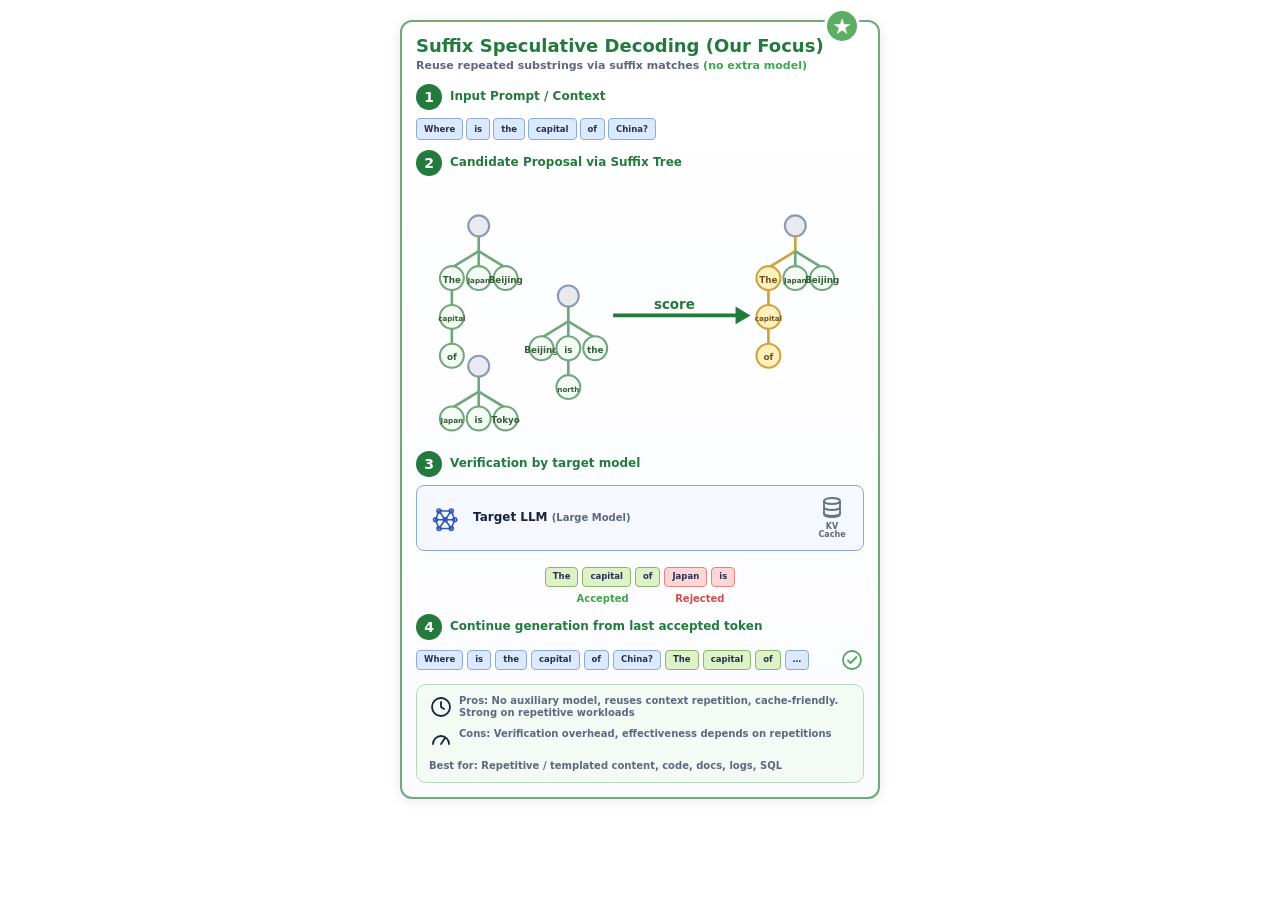
<file: assets/suffix-sd/index.html>
<!doctype html>
<html lang="en">
  <head>
    <meta charset="utf-8" />
    <meta name="viewport" content="width=device-width, initial-scale=1" />
    <title>Suffix Speculative Decoding</title>
    <link rel="stylesheet" href="styles.css" />
  </head>
  <body>
    <main class="page">
      <article class="method-panel theme-green method-panel-focus">
        <div class="focus-star" aria-hidden="true">★</div>
        <header class="method-header">
          <div>
            <h2>Suffix Speculative Decoding (Our Focus)</h2>
            <p>Reuse repeated substrings via suffix matches <span class="accent-green">(no extra model)</span></p>
          </div>
        </header>

        <div class="panel-body">

          <!-- Section 1 -->
          <section class="panel-section">
            <div class="section-heading">
              <span class="section-badge">1</span>
              <h3>Input Prompt / Context</h3>
            </div>
            <div class="token-row token-row-nowrap token-row-prompt">
              <span class="token-chip token-prompt">Where</span>
              <span class="token-chip token-prompt">is</span>
              <span class="token-chip token-prompt">the</span>
              <span class="token-chip token-prompt-hl">capital</span>
              <span class="token-chip token-prompt-hl">of</span>
              <span class="token-chip token-prompt-hl">China?</span>
            </div>
          </section>

          <!-- Section 2: SVG speculation tree -->
          <section class="panel-section grow">
            <div class="section-heading">
              <span class="section-badge">2</span>
              <h3>Candidate Proposal via Suffix Tree</h3>
            </div>

            <!-- Several candidate trees found from repeated suffix matches -->
            <svg class="spec-tree-svg"
                 viewBox="0 0 300 172"
                 xmlns="http://www.w3.org/2000/svg"
                 width="100%"
                 aria-label="Several candidate trees showing different suffix-based continuations">
              <!-- Candidate A -->
              <circle cx="42" cy="28" r="7" fill="#e8eaf0" stroke="#8a9ab5" stroke-width="1.4"/>
              <line x1="42" y1="35" x2="42" y2="45" stroke="#71a879" stroke-width="1.8"/>
              <line x1="42" y1="45" x2="24" y2="56" stroke="#71a879" stroke-width="1.8"/>
              <line x1="42" y1="45" x2="42" y2="56" stroke="#71a879" stroke-width="1.8"/>
              <line x1="42" y1="45" x2="60" y2="56" stroke="#71a879" stroke-width="1.8"/>
              <circle cx="24" cy="63" r="8" fill="#f4fbf4" stroke="#71a879" stroke-width="1.4"/>
              <text x="24" y="66" text-anchor="middle" font-size="5.9" font-weight="700" fill="#355b38">The</text>
              <circle cx="42" cy="63" r="8" fill="#f4fbf4" stroke="#71a879" stroke-width="1.4"/>
              <text x="42" y="66" text-anchor="middle" font-size="4.8" font-weight="700" fill="#355b38">Japan</text>
              <circle cx="60" cy="63" r="8" fill="#f4fbf4" stroke="#71a879" stroke-width="1.4"/>
              <text x="60" y="66" text-anchor="middle" font-size="5.9" font-weight="700" fill="#355b38">Beijing</text>
              <line x1="24" y1="71" x2="24" y2="82" stroke="#71a879" stroke-width="1.8"/>
              <circle cx="24" cy="89" r="8" fill="#f4fbf4" stroke="#71a879" stroke-width="1.4"/>
              <text x="24" y="92" text-anchor="middle" font-size="4.8" font-weight="700" fill="#355b38">capital</text>
              <line x1="24" y1="97" x2="24" y2="108" stroke="#71a879" stroke-width="1.8"/>
              <circle cx="24" cy="115" r="8" fill="#f4fbf4" stroke="#71a879" stroke-width="1.4"/>
              <text x="24" y="118" text-anchor="middle" font-size="5.9" font-weight="700" fill="#355b38">of</text>

              <!-- Candidate B -->
              <circle cx="42" cy="122" r="7" fill="#e8eaf0" stroke="#8a9ab5" stroke-width="1.4"/>
              <line x1="42" y1="129" x2="42" y2="139" stroke="#71a879" stroke-width="1.8"/>
              <line x1="42" y1="139" x2="24" y2="150" stroke="#71a879" stroke-width="1.8"/>
              <line x1="42" y1="139" x2="42" y2="150" stroke="#71a879" stroke-width="1.8"/>
              <line x1="42" y1="139" x2="60" y2="150" stroke="#71a879" stroke-width="1.8"/>
              <circle cx="24" cy="157" r="8" fill="#f4fbf4" stroke="#71a879" stroke-width="1.4"/>
              <text x="24" y="160" text-anchor="middle" font-size="4.8" font-weight="700" fill="#355b38">Japan</text>
              <circle cx="42" cy="157" r="8" fill="#f4fbf4" stroke="#71a879" stroke-width="1.4"/>
              <text x="42" y="160" text-anchor="middle" font-size="5.9" font-weight="700" fill="#355b38">is</text>
              <circle cx="60" cy="157" r="8" fill="#f4fbf4" stroke="#71a879" stroke-width="1.4"/>
              <text x="60" y="160" text-anchor="middle" font-size="5.9" font-weight="700" fill="#355b38">Tokyo</text>

              <!-- Candidate C -->
              <circle cx="102" cy="75" r="7" fill="#e8eaf0" stroke="#8a9ab5" stroke-width="1.4"/>
              <line x1="102" y1="82" x2="102" y2="92" stroke="#71a879" stroke-width="1.8"/>
              <line x1="102" y1="92" x2="84" y2="103" stroke="#71a879" stroke-width="1.8"/>
              <line x1="102" y1="92" x2="102" y2="103" stroke="#71a879" stroke-width="1.8"/>
              <line x1="102" y1="92" x2="120" y2="103" stroke="#71a879" stroke-width="1.8"/>
              <circle cx="84" cy="110" r="8" fill="#f4fbf4" stroke="#71a879" stroke-width="1.4"/>
              <text x="84" y="113" text-anchor="middle" font-size="5.9" font-weight="700" fill="#355b38">Beijing</text>
              <circle cx="102" cy="110" r="8" fill="#f4fbf4" stroke="#71a879" stroke-width="1.4"/>
              <text x="102" y="113" text-anchor="middle" font-size="5.9" font-weight="700" fill="#355b38">is</text>
              <circle cx="120" cy="110" r="8" fill="#f4fbf4" stroke="#71a879" stroke-width="1.4"/>
              <text x="120" y="113" text-anchor="middle" font-size="5.9" font-weight="700" fill="#355b38">the</text>
              <line x1="102" y1="118" x2="102" y2="129" stroke="#71a879" stroke-width="1.8"/>
              <circle cx="102" cy="136" r="8" fill="#f4fbf4" stroke="#71a879" stroke-width="1.4"/>
              <text x="102" y="139" text-anchor="middle" font-size="4.8" font-weight="700" fill="#355b38">north</text>

              <!-- Score arrow -->
              <text x="173" y="84" text-anchor="middle" font-size="9" font-weight="800" fill="#237a3c">score</text>
              <line x1="132" y1="88" x2="220" y2="88" stroke="#237a3c" stroke-width="2.4"/>
              <path d="M214 82l10 6-10 6" fill="#237a3c"/>

              <!-- Selected proposal -->
              <circle cx="254" cy="28" r="7" fill="#e8eaf0" stroke="#8a9ab5" stroke-width="1.4"/>
              <line x1="254" y1="35" x2="254" y2="45" stroke="#d2a23a" stroke-width="1.8"/>
              <line x1="254" y1="45" x2="236" y2="56" stroke="#d2a23a" stroke-width="1.8"/>
              <line x1="254" y1="45" x2="254" y2="56" stroke="#71a879" stroke-width="1.8"/>
              <line x1="254" y1="45" x2="272" y2="56" stroke="#71a879" stroke-width="1.8"/>
              <circle cx="236" cy="63" r="8" fill="#fff1bf" stroke="#d2a23a" stroke-width="1.4"/>
              <text x="236" y="66" text-anchor="middle" font-size="5.9" font-weight="700" fill="#6f5318">The</text>
              <circle cx="254" cy="63" r="8" fill="#f4fbf4" stroke="#71a879" stroke-width="1.4"/>
              <text x="254" y="66" text-anchor="middle" font-size="4.8" font-weight="700" fill="#355b38">Japan</text>
              <circle cx="272" cy="63" r="8" fill="#f4fbf4" stroke="#71a879" stroke-width="1.4"/>
              <text x="272" y="66" text-anchor="middle" font-size="5.9" font-weight="700" fill="#355b38">Beijing</text>
              <line x1="236" y1="71" x2="236" y2="82" stroke="#d2a23a" stroke-width="1.8"/>
              <circle cx="236" cy="89" r="8" fill="#fff1bf" stroke="#d2a23a" stroke-width="1.4"/>
              <text x="236" y="92" text-anchor="middle" font-size="4.8" font-weight="700" fill="#6f5318">capital</text>
              <line x1="236" y1="97" x2="236" y2="108" stroke="#d2a23a" stroke-width="1.8"/>
              <circle cx="236" cy="115" r="8" fill="#fff1bf" stroke="#d2a23a" stroke-width="1.4"/>
              <text x="236" y="118" text-anchor="middle" font-size="5.9" font-weight="700" fill="#6f5318">of</text>
            </svg>
          </section>

          <!-- Section 3 -->
          <section class="panel-section">
            <div class="section-heading">
              <span class="section-badge">3</span>
              <h3>Verification by target model</h3>
            </div>
            <div class="model-card theme-soft-blue">
              <div class="model-visual">
                <svg class="icon icon-llm" viewBox="0 0 32 32" aria-hidden="true">
                  <circle cx="8" cy="8" r="2.3"></circle>
                  <circle cx="22" cy="8" r="2.3"></circle>
                  <circle cx="15" cy="18" r="2.3"></circle>
                  <circle cx="4" cy="18" r="2.3"></circle>
                  <circle cx="26" cy="18" r="2.3"></circle>
                  <circle cx="8" cy="28" r="2.3"></circle>
                  <circle cx="22" cy="28" r="2.3"></circle>
                  <path d="M8 8h14M8 8l-4 10m18-10l4 10M4 18h22M4 18l4 10m18-10l-4 10M8 28h14M8 8l7 10m7-10l-7 10m0 0l-7 10m7-10l7 10"></path>
                </svg>
              </div>
              <div class="model-copy">
                <h4>Target LLM <span>(Large Model)</span></h4>
              </div>
              <div class="cache-block">
                <svg class="icon icon-cache" viewBox="0 0 24 24" aria-hidden="true">
                  <ellipse cx="12" cy="5" rx="8" ry="3"></ellipse>
                  <path d="M4 5v13c0 1.7 3.6 3 8 3s8-1.3 8-3V5"></path>
                  <path d="M4 11c0 1.7 3.6 3 8 3s8-1.3 8-3"></path>
                  <path d="M4 17c0 1.7 3.6 3 8 3s8-1.3 8-3"></path>
                </svg>
                <span>KV Cache</span>
              </div>
            </div>
            <div class="accepted-rejected-row compact-top">
              <div class="verification-segment">
                <div class="token-row token-row-nowrap token-row-accepted">
                  <span class="token-chip token-accepted">The</span>
                  <span class="token-chip token-accepted">capital</span>
                  <span class="token-chip token-accepted">of</span>
                </div>
                <span class="segment-label accept-label">Accepted</span>
              </div>
              <div class="verification-segment">
                <div class="token-row token-row-nowrap token-row-rejected">
                  <span class="token-chip token-rejected">Japan</span>
                  <span class="token-chip token-rejected">is</span>
                </div>
                <span class="segment-label reject-label">Rejected</span>
              </div>
            </div>
          </section>

          <!-- Section 4 -->
          <section class="panel-section">
            <div class="section-heading">
              <span class="section-badge">4</span>
              <h3>Continue generation from last accepted token</h3>
            </div>
            <div class="row-between">
              <div class="token-row token-row-nowrap token-row-output">
                <span class="token-chip token-prompt">Where</span>
                <span class="token-chip token-prompt">is</span>
                <span class="token-chip token-prompt">the</span>
                <span class="token-chip token-prompt">capital</span>
                <span class="token-chip token-prompt">of</span>
                <span class="token-chip token-prompt">China?</span>
                <span class="token-chip token-accepted">The</span>
                <span class="token-chip token-accepted">capital</span>
                <span class="token-chip token-accepted">of</span>
                <span class="token-chip token-prompt">…</span>
              </div>
              <svg class="icon icon-check theme-icon-green" viewBox="0 0 24 24" aria-hidden="true">
                <circle cx="12" cy="12" r="9"></circle>
                <path d="M8 12.5l2.5 2.5L16.5 9"></path>
              </svg>
            </div>
          </section>

        </div>

        <footer class="panel-footer panel-footer-green">
          <div class="footer-line">
            <svg class="icon icon-clock" viewBox="0 0 24 24" aria-hidden="true">
              <circle cx="12" cy="12" r="9"></circle>
              <path d="M12 7v5l3 2"></path>
            </svg>
            <p><strong>Pros:</strong> No auxiliary model, reuses context repetition, cache-friendly. Strong on repetitive workloads</p>
          </div>
          <div class="footer-line">
            <svg class="icon icon-gauge" viewBox="0 0 24 24" aria-hidden="true">
              <path d="M4 16a8 8 0 1 1 16 0"></path>
              <path d="M12 16l4-6"></path>
            </svg>
            <p><strong>Cons:</strong> Verification overhead, effectiveness depends on repetitions</p>
          </div>
          <p class="footer-best"><strong>Best for:</strong> Repetitive / templated content, code, docs, logs, SQL</p>
        </footer>
      </article>
    </main>
  </body>
</html>
</file>
<file: assets/combined.css>
@import "./shared.css";

/* ── Extended color system ── */
:root {
  --purple: #7b49bc;
  --orange: #cc6a22;
  --green-soft: #5dae65;
  --green-border: #71a879;
  --panel-gap: 10px;
}

/* ── Page chrome ── */
html,
body {
  background: linear-gradient(180deg, #fdfdfc 0%, #f7f5ef 100%);
  overflow-x: auto;
}

body {
  padding: 22px;
}

.page {
  min-width: fit-content;
}

/* ── Artboard ── */
.artboard {
  display: grid;
  grid-template-rows: auto 1fr auto;
  gap: 12px;
}

/* ── Hero ── */
.hero {
  display: grid;
  grid-template-columns: 1fr auto 1fr;
  align-items: center;
  column-gap: 18px;
}

.hero-copy {
  text-align: center;
}

.hero-copy h1 {
  margin: 0;
  font-size: 36px;
  line-height: 1.05;
  letter-spacing: -0.5px;
  font-weight: 800;
}

.hero-copy p {
  margin: 6px 0 0;
  font-size: 16px;
  line-height: 1.15;
  font-weight: 600;
  color: var(--muted);
}

.hero-line {
  display: flex;
  align-items: center;
}

.hero-line::before {
  content: "";
  flex: 1;
  border-top: 2px solid #8ca0c8;
}

.hero-line-right {
  justify-content: flex-end;
}

.hero-dot {
  width: 7px;
  height: 7px;
  border-radius: 50%;
  background: #5e6fa4;
  flex: none;
  margin-left: 10px;
}

.hero-line-right .hero-dot {
  margin-left: 0;
  margin-right: 10px;
}

/* ── 4-column panel grid ── */
.panels-grid {
  display: grid;
  grid-template-columns: repeat(4, minmax(480px, 1fr));
  gap: var(--panel-gap);
  align-items: stretch;
}

/* ── Panel shell overrides for combined view ── */
.method-panel {
  width: auto;
  padding: 12px;
  display: grid;
  grid-template-rows: auto 1fr auto;
}

/* Header shows numbered index badge in combined view */
.method-header {
  grid-template-columns: auto 1fr;
  gap: 10px;
  margin-bottom: 8px;
}

.method-panel-focus {
  border-color: var(--green-border);
}

/* ── Theme badge backgrounds ── */
.theme-blue   .method-index, .theme-blue   .section-badge { background: var(--blue); }
.theme-purple .method-index, .theme-purple .section-badge { background: var(--purple); }
.theme-orange .method-index, .theme-orange .section-badge { background: var(--orange); }
.theme-green  .method-index, .theme-green  .section-badge { background: var(--green); }

/* ── Theme heading colors ── */
.theme-blue   .method-header h2 { color: var(--blue); }
.theme-purple .method-header h2 { color: var(--purple); }
.theme-orange .method-header h2 { color: var(--orange); }
.theme-green  .method-header h2 { color: var(--green); }

.theme-blue   .section-heading h3 { color: var(--blue); }
.theme-purple .section-heading h3 { color: var(--purple); }
.theme-orange .section-heading h3 { color: var(--orange); }
.theme-green  .section-heading h3 { color: var(--green); }

/* ── Theme stroke / fill helpers ── */
.theme-stroke-blue   { color: var(--blue); }
.theme-stroke-purple { color: var(--purple); }
.theme-stroke-orange { color: var(--orange); }
.theme-stroke-green  { color: var(--green); }

.theme-soft-purple { background: #f7f2ff; border: 1.5px solid #a67bd2; }

.theme-copy-purple { color: var(--purple); }
.theme-copy-orange { color: var(--orange); }
.theme-icon-orange { color: var(--orange); }
.accent-green      { color: #3ea84f; }

/* ── Focus star (suffix panel) — right side, clear of the left-side index badge ── */
.focus-star {
  position: absolute;
  top: -14px;
  right: 18px;
  width: 36px;
  height: 36px;
  border-radius: 50%;
  display: grid;
  place-items: center;
  background: var(--green-soft);
  color: #fff;
  font-size: 22px;
  font-weight: 800;
  border: 3px solid #fff;
}

/* ── Token chip sizing overrides (artboard context) ── */
.token-chip {
  min-height: 24px;
  padding: 0 8px;
  font-size: 9px;
}

.token-row-prompt         .token-chip { min-height: 22px; padding-inline: 7px; font-size: 8.5px; }
.token-row-prompt-method1 .token-chip { min-height: 21px; padding-inline: 6px; font-size: 8px; }

.token-row-seq       .token-chip,
.token-row-candidates .token-chip,
.token-row-accepted  .token-chip,
.token-row-rejected  .token-chip,
.token-row-output    .token-chip { min-height: 20px; padding-inline: 7px; font-size: 8.5px; }

.theme-blue .token-row-seq .token-chip { min-height: 18px; padding-inline: 6px; font-size: 8px; }

.token-row-prompt-method1 { gap: 2px; }
.token-row-seq            { gap: 3px; }
.theme-blue .token-row-seq { gap: 2px; }
.token-row-tight          { gap: 3px; }
.token-row-wrap-ok        { flex-wrap: wrap; }

/* ── Verification layout ── */
.accepted-rejected-row {
  gap: 12px;          /* more breathing room between accepted / rejected */
  flex-wrap: wrap;    /* allow wrapping if panel is very narrow */
}

.reject-inline {
  margin-left: auto;
  justify-content: flex-end;
}

.verification-stack {
  display: flex;
  flex-direction: column;
  gap: 8px;
  align-items: center;
}

.verification-labels {
  width: 100%;
  display: flex;
  justify-content: space-between;
  gap: 12px;
  flex-wrap: wrap;
  font-size: 10px;
  line-height: 1;
  font-weight: 700;
}

/* ── Step arrow (autoregressive) ── */
.step-arrow {
  width: 2px;
  height: 18px;
  position: relative;
  background: currentColor;
}

.step-arrow::after {
  content: "";
  position: absolute;
  left: 50%;
  bottom: -1px;
  width: 8px;
  height: 8px;
  border-right: 2px solid currentColor;
  border-bottom: 2px solid currentColor;
  transform: translateX(-50%) rotate(45deg);
}

/* ── Timeline (autoregressive) ── */
.timeline-stack {
  display: grid;
  grid-template-columns: 28px 1fr;
  gap: 8px;
  min-height: 0;
}

.timeline-rail {
  position: relative;
  display: flex;
  flex-direction: column;
  justify-content: space-between;
  align-items: center;
  padding: 4px 0 2px;
}

.timeline-rail::before {
  content: "";
  position: absolute;
  top: 10px;
  bottom: 10px;
  border-left: 1.8px dashed #7588bd;
}

.timeline-mark {
  position: relative;
  z-index: 1;
  width: 22px;
  height: 22px;
  display: grid;
  place-items: center;
  border: 1.5px solid #7588bd;
  border-radius: 50%;
  background: #fff;
  font-size: 9px;
  line-height: 1;
  color: var(--muted);
  font-weight: 700;
}

.timeline-rows {
  display: flex;
  flex-direction: column;
  gap: 8px;
  min-width: 0;
}

.timeline-step {
  display: flex;
  flex-direction: column;
  align-items: center;
  gap: 6px;
  min-width: 0;
}

/* ── Draft model ── */
.proposal-grid {
  display: grid;
  grid-template-columns: 110px minmax(0, 1fr);
  gap: 10px;
  align-items: start;
}

.draft-card {
  border-radius: 8px;
  padding: 10px 8px;
  display: flex;
  flex-direction: column;
  align-items: center;
  gap: 6px;
  text-align: center;
}

.draft-card h4       { margin: 0; font-size: 12px; line-height: 1.1; font-weight: 800; }
.draft-card h4 span  { font-size: 10px; color: var(--muted); }
.draft-card p        { margin: 0; font-size: 9px; line-height: 1.15; font-weight: 700; color: var(--muted); }

.draft-icon-wrap     { width: 38px; display: grid; place-items: center; }

.proposal-block {
  display: flex;
  flex-direction: column;
  align-items: center;
  gap: 6px;
  min-width: 0;
}

/* ── Prompt lookup ── */
.panel-box                { border-radius: var(--soft-radius); padding: 10px; }
.panel-box-dashed-orange  { background: #fffaf3; border: 1.5px dashed #f1a862; }
.panel-box-dashed-green   { background: #fbfff9; border: 1.5px dashed #82bd7b; }

.lookup-layout {
  display: grid;
  grid-template-columns: 86px minmax(0, 1fr);
  gap: 12px;
  align-items: start;
}

.lookup-source {
  display: flex;
  flex-direction: column;
  align-items: center;
  gap: 8px;
  text-align: center;
}

.lookup-source p { margin: 0; font-size: 10px; line-height: 1.2; color: var(--muted); font-weight: 700; }

.lookup-matches  { display: flex; flex-direction: column; gap: 6px; }

.lookup-proposal-center {
  display: flex;
  flex-direction: column;
  align-items: center;
  gap: 6px;
  margin-top: 8px;
}

.lookup-flow {
  align-self: center;
  margin-top: 2px;
}

.lookup-caption {
  text-align: center;
}

.lookup-candidates {
  justify-content: center;
}

.match-card {
  padding: 7px 10px;
  border-radius: 6px;
  background: #fff;
  border: 1px solid #e6b582;
  font-size: 8.5px;
  line-height: 1.18;
  font-weight: 700;
  color: #27314f;
  overflow-wrap: anywhere;
}

.green-card { border-color: #b9d8bc; }

/* ── Suffix SD ── */
.suffix-columns {
  display: grid;
  grid-template-columns: repeat(3, minmax(0, 1fr));
  gap: 8px;
  min-height: 0;
}

.suffix-box                { display: flex; flex-direction: column; gap: 6px; min-width: 0; }
.suffix-box h4             { margin: 0; font-size: 9px; line-height: 1.15; color: var(--green); font-weight: 800; overflow-wrap: anywhere; }
.suffix-box > p            { margin: 0; font-size: 8px; line-height: 1.15; color: var(--muted); font-weight: 700; }

.arc-line {
  height: 18px;
  border-top: 2px dashed #6fb37c;
  border-radius: 999px 999px 0 0;
  margin: 2px 14px 0;
}

.arc-line-wide { margin-inline: 8px; }

.venn-wrap { position: relative; height: 56px; margin-top: 2px; }

.venn       { position: absolute; top: 2px; width: 48px; height: 48px; border-radius: 50%; }
.venn-left  { left: 12px; border: 1.5px dashed #92c58f; background: rgba(151, 214, 155, 0.08); }
.venn-right { left: 36px; border: 1.5px solid #d0d7e6; background: rgba(208, 215, 230, 0.25); }

.panel-footer-green { background: #f4fbf4; border-color: #b6d8bb; }

/* KV Cache label: allow text to wrap inside the narrow grid column */
.cache-block {
  overflow-wrap: anywhere;
  min-width: 0;
}

/* ── Extra icons ── */
.icon-draft    { width: 28px; height: 28px; color: var(--purple); }
.icon-database { width: 28px; height: 28px; }

/* ── Suffix tree SVG (suffix-sd) ── */
.spec-tree-svg {
  display: block;
  height: auto;
}

/* ── Legend ── */
.legend-panel {
  background: linear-gradient(180deg, var(--paper) 0%, var(--paper-soft) 100%);
  border: 2px solid var(--panel-stroke);
  border-radius: var(--panel-radius);
  box-shadow: var(--shadow);
  padding: 14px 18px;
}

.legend-panel h2 { margin: 0 0 12px; font-size: 17px; line-height: 1; font-weight: 800; }

.legend-grid {
  display: grid;
  grid-template-columns: repeat(8, minmax(0, 1fr));
  gap: 12px;
  align-items: start;
}

.legend-item {
  display: grid;
  grid-template-columns: auto 1fr;
  gap: 10px;
  align-items: start;
  min-width: 0;
}

.legend-item h3 { margin: 0; font-size: 11px; line-height: 1.1; font-weight: 700; }
.legend-item p  { margin: 0; font-size: 10px; line-height: 1.2; color: var(--muted); font-weight: 700; }

.legend-swatch { width: 30px; height: 18px; display: inline-block; border-radius: 4px; }

.legend-lines  { grid-template-columns: 1fr; gap: 7px; }

.line-set {
  display: flex;
  align-items: center;
  gap: 10px;
  font-size: 10px;
  font-weight: 700;
  color: var(--muted);
}

.legend-line { width: 34px; border-top: 2px solid #4b5563; flex: none; }
.line-dashed { border-top-style: dashed; }
.line-dotted { border-top-style: dotted; }

/* ── Debug / export modes ── */
.artboard[data-mode="debug"] .method-panel,
.artboard[data-mode="debug"] .panel-section,
.artboard[data-mode="debug"] .panel-footer,
.artboard[data-mode="debug"] .legend-panel {
  outline: 1px dashed rgba(255, 0, 0, 0.35);
  outline-offset: -1px;
}

/* ── Print ── */
@media print {
  @page { size: landscape; margin: 0; }
  body  { padding: 0; background: #fff; }
  .page { display: block; }
}
</file>
<file: poster/styles.css>
:root {
  --poster-width-screen: min(94vw, 1600px);
  --paper: #f8f3e8;
  --paper-bright: #fffdf8;
  --ink: #18222e;
  --muted: #51606e;
  --navy: #173857;
  --navy-soft: #e2eef7;
  --teal: #1d6a6d;
  --teal-soft: #dff5f2;
  --orange: #b95d1d;
  --orange-soft: #ffe8d5;
  --green: #2f7a46;
  --green-soft: #e1f1e5;
  --rose: #9a4d4d;
  --panel-border: rgba(23, 56, 87, 0.12);
  --shadow: 0 24px 60px rgba(30, 37, 44, 0.12);
  --shadow-soft: 0 14px 34px rgba(30, 37, 44, 0.08);
  --radius-xl: 34px;
  --radius-lg: 24px;
  --radius-md: 18px;
  --radius-sm: 12px;
  --poster-gap: 16px;
  --body-font: "Avenir Next", "Segoe UI", "Trebuchet MS", sans-serif;
  --display-font: "Iowan Old Style", "Palatino Linotype", "Book Antiqua", serif;
}

*,
*::before,
*::after {
  box-sizing: border-box;
}

html,
body {
  margin: 0;
  min-height: 100%;
}

body {
  font-family: var(--body-font);
  color: var(--ink);
  background:
    radial-gradient(circle at top left, rgba(255, 226, 193, 0.72), transparent 32%),
    radial-gradient(circle at top right, rgba(194, 229, 231, 0.78), transparent 26%),
    linear-gradient(180deg, #fffaf0 0%, #f2eadb 100%);
}

.poster-shell {
  padding: 28px;
  display: flex;
  justify-content: center;
}

.poster {
  width: var(--poster-width-screen);
  aspect-ratio: 1 / 1.5;
  min-height: fit-content;
  background:
    linear-gradient(180deg, rgba(255, 255, 255, 0.68), rgba(255, 255, 255, 0.68)),
    linear-gradient(135deg, var(--paper-bright), var(--paper));
  border: 1px solid rgba(255, 255, 255, 0.85);
  border-radius: 36px;
  box-shadow: var(--shadow);
  padding: 24px;
  display: grid;
  gap: 14px;
  grid-template-rows: repeat(5, auto);
  position: relative;
  overflow: hidden;
}

.poster::before,
.poster::after {
  content: "";
  position: absolute;
  inset: auto;
  border-radius: 999px;
  pointer-events: none;
}

.poster::before {
  width: 360px;
  height: 360px;
  right: -120px;
  top: 180px;
  background: radial-gradient(circle, rgba(29, 106, 109, 0.09), transparent 70%);
}

.poster::after {
  width: 420px;
  height: 420px;
  left: -140px;
  bottom: 220px;
  background: radial-gradient(circle, rgba(185, 93, 29, 0.08), transparent 72%);
}

.band,
.panel,
.context-card,
.badge-card {
  position: relative;
  z-index: 1;
}

.hero {
  display: grid;
  grid-template-columns: 1.5fr 1fr;
  gap: 14px;
  align-items: start;
}

.eyebrow,
.card-kicker {
  margin: 0 0 10px;
  font-size: 0.82rem;
  text-transform: uppercase;
  letter-spacing: 0.18em;
  font-weight: 800;
  color: var(--orange);
}

.hero-copy h1,
.context-card h2,
.panel-header h2,
.results-header h2,
.chart-card h3,
.future-box h3 {
  font-family: var(--display-font);
  letter-spacing: -0.03em;
}

.hero-copy h1 {
  margin: 0;
  font-size: clamp(2.18rem, 2.72vw, 3.3rem);
  line-height: 0.96;
  color: var(--navy);
}

.hero-thesis {
  margin: 10px 0 0;
  font-size: 1.02rem;
  line-height: 1.26;
  font-weight: 700;
}

.hero-meta {
  margin: 12px 0 0;
  color: var(--muted);
  font-size: 0.9rem;
  font-weight: 700;
}

.meta-sep {
  display: inline-block;
  padding: 0 0.55rem;
}

.hero-badges {
  display: grid;
  grid-template-columns: 1fr;
  gap: 5px;
  align-self: stretch;
  align-content: start;
}

.badge-card {
  background: rgba(255, 255, 255, 0.74);
  border: 1px solid rgba(23, 56, 87, 0.08);
  border-radius: var(--radius-md);
  box-shadow: var(--shadow-soft);
  padding: 13px 16px;
  overflow: hidden;
}

.badge-card::before {
  content: "";
  position: absolute;
  inset: 0 auto 0 0;
  width: 8px;
  border-radius: 999px;
}

.badge-card.accent-blue::before {
  background: var(--navy);
}

.badge-card.accent-green::before {
  background: var(--green);
}

.badge-card.accent-orange::before {
  background: var(--orange);
}

.badge-value {
  margin: 0;
  font-size: 1.72rem;
  font-weight: 900;
  color: var(--navy);
}

.badge-label {
  margin: 2px 0 0;
  color: var(--muted);
  font-size: 0.86rem;
  line-height: 1.16;
  font-weight: 700;
}

.context-strip {
  display: grid;
  grid-template-columns: repeat(3, 1fr);
  gap: 12px;
  align-items: start;
}

.context-card,
.panel {
  background: rgba(255, 255, 255, 0.7);
  border: 1px solid var(--panel-border);
  border-radius: var(--radius-lg);
  box-shadow: var(--shadow-soft);
  backdrop-filter: blur(8px);
}

.context-card {
  padding: 16px 18px 14px;
}

.context-card h2 {
  margin: 0 0 10px;
  font-size: 1.32rem;
  line-height: 1.02;
  color: var(--navy);
}

.context-card p:last-child {
  margin: 0;
  line-height: 1.34;
  color: var(--muted);
  font-size: 0.9rem;
  font-weight: 600;
}

.system-row {
  display: grid;
  grid-template-columns: 1.75fr 0.92fr;
  gap: 14px;
}

.panel {
  padding: 16px;
}

.panel-header,
.results-header {
  display: flex;
  justify-content: space-between;
  gap: 16px;
  align-items: start;
}

.panel-header h2,
.results-header h2 {
  margin: 0;
  font-size: 1.58rem;
  line-height: 1.02;
  color: var(--navy);
}

.panel-note,
.results-note,
.chart-subtitle,
.flow-copy,
.takeaway,
.future-copy p,
.future-box p {
  color: var(--muted);
}

.panel-note,
.results-note {
  margin: 0;
  max-width: 28ch;
  font-size: 0.88rem;
  line-height: 1.28;
  font-weight: 700;
}

.future-box,
.inset-callout,
.caption-card {
  border-radius: var(--radius-md);
  border: 1px solid rgba(23, 56, 87, 0.12);
}

.architecture-figure {
  margin: 16px 0 0;
  border-radius: 22px;
  overflow: hidden;
  border: 1px solid rgba(23, 56, 87, 0.14);
  background: rgba(255, 255, 255, 0.96);
  box-shadow: inset 0 0 0 1px rgba(255, 255, 255, 0.7);
}

.architecture-figure img {
  display: block;
  width: 100%;
  height: auto;
}

.architecture-caption-grid {
  margin-top: 18px;
  display: grid;
  grid-template-columns: 1fr 1fr 0.92fr;
  align-items: start;
  gap: 14px;
}

.caption-card,
.future-box.compact {
  padding: 16px 16px 14px;
}

.caption-card {
  background: linear-gradient(180deg, rgba(255, 255, 255, 0.98), rgba(226, 238, 247, 0.56));
}

.caption-card p:last-child {
  margin: 0;
  line-height: 1.36;
  font-size: 0.92rem;
  color: var(--muted);
  font-weight: 650;
}

.future-box {
  padding: 16px 16px 14px;
  background: linear-gradient(180deg, rgba(255, 240, 227, 0.92), rgba(255, 255, 255, 0.94));
}

.future-box.compact h3 {
  font-size: 1.16rem;
}

.future-box.compact p {
  font-size: 0.88rem;
}

.future-box h3 {
  margin: 0;
  color: var(--orange);
  font-size: 1.34rem;
}

.future-box p {
  margin: 8px 0 0;
  line-height: 1.36;
  font-size: 0.92rem;
  font-weight: 650;
}

.config-list,
.conclusion-list,
.future-list {
  margin: 18px 0 0;
  padding-left: 1.2rem;
}

.config-list {
  display: grid;
  gap: 10px;
  font-size: 0.96rem;
  line-height: 1.34;
  color: var(--navy);
  font-weight: 760;
}

.config-list span {
  color: var(--muted);
  font-weight: 700;
}

.inset-panel {
  display: grid;
  grid-template-rows: auto auto auto 1fr;
}

.inset-callout {
  margin-top: 16px;
  padding: 14px;
  background: linear-gradient(180deg, rgba(255, 255, 255, 0.98), rgba(223, 245, 242, 0.6));
}

.callout-title {
  margin: 0 0 8px;
  font-size: 0.85rem;
  text-transform: uppercase;
  letter-spacing: 0.14em;
  color: var(--teal);
  font-weight: 900;
}

.inset-callout p:last-child {
  margin: 0;
  line-height: 1.3;
  font-size: 0.9rem;
  color: var(--muted);
  font-weight: 700;
}

.results {
  display: grid;
  gap: 10px;
}

.results-grid {
  display: grid;
  grid-template-columns: minmax(0, 1.18fr) minmax(0, 0.82fr);
  gap: 12px;
  align-items: stretch;
}

.chart-span-main {
  grid-column: 1;
}

.chart-span-side {
  grid-column: 2;
}

.chart-span-full {
  grid-column: 1 / span 2;
}

.chart-card {
  display: grid;
  grid-template-rows: auto auto auto 1fr auto;
  gap: 6px;
  min-height: 0;
}

.chart-card.figure-only {
  grid-template-rows: 1fr;
}

.compact-chart {
  align-self: stretch;
}

.hero-chart {
  background:
    linear-gradient(180deg, rgba(226, 238, 247, 0.86), rgba(255, 255, 255, 0.92)),
    rgba(255, 255, 255, 0.8);
}

.summary-card {
  background:
    linear-gradient(180deg, rgba(255, 248, 239, 0.95), rgba(255, 255, 255, 0.94)),
    rgba(255, 255, 255, 0.82);
  display: grid;
  gap: 8px;
}

.insight-card {
  background:
    linear-gradient(180deg, rgba(223, 245, 242, 0.78), rgba(255, 255, 255, 0.96)),
    rgba(255, 255, 255, 0.84);
  display: grid;
  gap: 8px;
  align-content: start;
  padding: 16px;
}

.chart-meta {
  display: flex;
  justify-content: space-between;
  gap: 12px;
  flex-wrap: wrap;
  font-size: 0.8rem;
  font-weight: 800;
}

.chart-status,
.chart-source,
.wip-pill {
  display: inline-flex;
  align-items: center;
  padding: 0.38rem 0.65rem;
  border-radius: 999px;
}

.chart-status {
  background: var(--orange-soft);
  color: var(--orange);
}

.chart-source {
  background: rgba(23, 56, 87, 0.08);
  color: var(--navy);
}

.chart-card h3 {
  margin: 0;
  color: var(--navy);
  font-size: 1.2rem;
  line-height: 1.06;
}

.chart-subtitle {
  margin: 0;
  font-size: 0.82rem;
  line-height: 1.22;
  font-weight: 700;
}

.chart-placeholder {
  min-height: 210px;
  border-radius: var(--radius-md);
  border: 1px dashed rgba(23, 56, 87, 0.2);
  background:
    linear-gradient(180deg, rgba(255, 255, 255, 0.94), rgba(243, 246, 250, 0.9));
  position: relative;
  overflow: hidden;
}

.chart-figure {
  margin: 0;
  min-height: 170px;
  border-radius: var(--radius-md);
  border: 1px solid rgba(23, 56, 87, 0.14);
  background:
    linear-gradient(180deg, rgba(255, 255, 255, 0.96), rgba(243, 246, 250, 0.92));
  overflow: hidden;
  display: flex;
  align-items: center;
  justify-content: center;
}

.figure-only .chart-figure {
  min-height: 100%;
  height: 100%;
}

.compact-chart h3 {
  font-size: 1.14rem;
}

.compact-chart .chart-subtitle {
  font-size: 0.8rem;
}

.compact-chart .chart-figure {
  min-height: 138px;
}

.compact-chart.figure-only .chart-figure {
  min-height: 100%;
}

.chart-figure img {
  display: block;
  width: 100%;
  height: 100%;
  max-height: none;
  object-fit: contain;
  object-position: center;
}


.bar-placeholder,
.grouped-placeholder,
.scatter-placeholder,
.memory-placeholder {
  display: flex;
  align-items: end;
  justify-content: center;
}

.axis {
  position: absolute;
  background: rgba(23, 56, 87, 0.24);
}

.axis-y {
  left: 28px;
  bottom: 24px;
  width: 2px;
  top: 22px;
}

.bars {
  width: 100%;
  height: 100%;
  padding: 24px 24px 26px 48px;
  display: grid;
  grid-template-columns: repeat(4, 1fr);
  gap: 16px;
  align-items: end;
}

.bar-group {
  display: grid;
  gap: 10px;
  justify-items: center;
}

.bar-label,
.mini-label {
  font-size: 0.82rem;
  font-weight: 900;
  color: var(--muted);
}

.bar-stack {
  height: 154px;
  width: 100%;
  display: flex;
  justify-content: center;
  align-items: end;
  gap: 8px;
}

.bar {
  width: 26px;
  border-radius: 14px 14px 6px 6px;
  background: linear-gradient(180deg, rgba(29, 106, 109, 0.9), rgba(23, 56, 87, 0.85));
}

.bar.ghost {
  opacity: 0.72;
}

.h-36 { height: 36%; }
.h-38 { height: 38%; }
.h-40 { height: 40%; }
.h-44 { height: 44%; }
.h-48 { height: 48%; }
.h-52 { height: 52%; }
.h-72 { height: 72%; }
.h-86 { height: 86%; }
.h-88 { height: 88%; }
.h-92 { height: 92%; }
.h-94 { height: 94%; }

.grouped-placeholder {
  gap: 24px;
  padding: 26px 24px;
}

.mini-group {
  display: grid;
  gap: 10px;
  justify-items: center;
}

.mini-bar {
  width: 72px;
  border-radius: 18px 18px 8px 8px;
  background: linear-gradient(180deg, rgba(47, 122, 70, 0.88), rgba(29, 106, 109, 0.84));
}

.scatter-axis,
.memory-axis {
  position: absolute;
  background: rgba(23, 56, 87, 0.24);
}

.axis-h {
  left: 28px;
  right: 22px;
  bottom: 28px;
  height: 2px;
}

.axis-v {
  left: 28px;
  top: 20px;
  bottom: 28px;
  width: 2px;
}

.dot,
.memory-dot {
  position: absolute;
  display: inline-flex;
  align-items: center;
  justify-content: center;
  padding: 0.35rem 0.6rem;
  border-radius: 999px;
  color: #fff;
  font-size: 0.78rem;
  font-weight: 900;
}

.dot-draft {
  right: 56px;
  top: 50px;
  background: var(--rose);
}

.dot-suffix {
  left: 92px;
  bottom: 68px;
  background: var(--green);
}

.vanilla {
  left: 68px;
  bottom: 84px;
  background: var(--navy);
}

.prompt {
  left: 168px;
  bottom: 116px;
  background: var(--teal);
}

.suffix {
  left: 218px;
  bottom: 154px;
  background: var(--green);
}

.draft {
  right: 48px;
  bottom: 102px;
  background: var(--rose);
}

.takeaway {
  margin: 0;
  font-size: 0.92rem;
  line-height: 1.3;
  font-weight: 700;
}

.compact-chart .takeaway {
  font-size: 0.88rem;
  line-height: 1.26;
}

.insight-lead {
  margin: 0;
  color: var(--navy);
  font-size: 0.98rem;
  line-height: 1.34;
  font-weight: 760;
}

.conclusion-list {
  margin: 0;
  padding-left: 1.2rem;
  display: grid;
  gap: 6px;
  color: var(--navy);
  font-size: 0.89rem;
  line-height: 1.22;
  font-weight: 760;
}

.conclusion-list.compact {
  font-size: 0.91rem;
  line-height: 1.24;
  gap: 8px;
}

.summary-closing {
  margin: 0;
  padding: 12px 14px;
  border-radius: var(--radius-md);
  background: linear-gradient(180deg, rgba(223, 245, 242, 0.85), rgba(255, 255, 255, 0.9));
  border: 1px solid rgba(29, 106, 109, 0.12);
  color: var(--muted);
  font-size: 0.9rem;
  line-height: 1.28;
  font-weight: 700;
}

code {
  font-family: "SFMono-Regular", "Consolas", "Menlo", monospace;
  font-size: 0.9em;
  background: rgba(23, 56, 87, 0.06);
  padding: 0.08rem 0.28rem;
  border-radius: 6px;
}

[data-mode="debug"] .panel,
[data-mode="debug"] .context-card,
[data-mode="debug"] .badge-card {
  outline: 3px solid rgba(185, 93, 29, 0.35);
}

[data-mode="export"] {
  box-shadow: none;
}

@media (max-width: 1280px) {
  .poster-shell {
    padding: 18px;
  }

  .poster {
    width: min(96vw, 1320px);
    padding: 24px;
    gap: 18px;
  }

  .hero,
  .system-row,
  .context-strip,
  .results-grid {
    grid-template-columns: 1fr;
  }

  .chart-span-main,
  .chart-span-side,
  .chart-span-full {
    grid-column: auto;
  }

  .architecture-caption-grid {
    grid-template-columns: 1fr;
  }

  .poster {
    aspect-ratio: auto;
  }
}

@media print {
  @page {
    size: 24in 36in;
    margin: 0;
  }

  body {
    background: #fff;
  }

  .poster-shell {
    padding: 0;
  }

  .poster {
    width: 24in;
    height: 36in;
    aspect-ratio: 1 / 1.5;
    border-radius: 0;
    box-shadow: none;
    padding: 0.28in;
    gap: 0.14in;
  }
}
</file>
<file: assets/autoregressive-decoding/styles.css>
@import "../shared.css";

/* ── Blue theme ── */
.theme-blue .method-index,
.theme-blue .section-badge { background: var(--blue); }

.method-header h2   { color: var(--blue); }
.section-heading h3 { color: var(--blue); }
.theme-stroke-blue  { color: var(--blue); }

/* ── Smaller prompt chips (tight row in this panel) ── */
.token-row-prompt-method1 .token-chip {
  min-height: 21px;
  padding-inline: 6px;
  font-size: 8px;
}

/* ── Step arrow (sequential generation visualization) ── */
.step-arrow {
  width: 2px;
  height: 18px;
  position: relative;
  background: currentColor;
}

.step-arrow::after {
  content: "";
  position: absolute;
  left: 50%;
  bottom: -1px;
  width: 8px;
  height: 8px;
  border-right: 2px solid currentColor;
  border-bottom: 2px solid currentColor;
  transform: translateX(-50%) rotate(45deg);
}

/* ── Timeline (autoregressive only) ── */
.timeline-stack {
  display: grid;
  grid-template-columns: 28px 1fr;
  gap: 8px;
}

.timeline-rail {
  position: relative;
  display: flex;
  flex-direction: column;
  justify-content: space-between;
  align-items: center;
  padding: 4px 0 2px;
}

.timeline-rail::before {
  content: "";
  position: absolute;
  top: 10px;
  bottom: 10px;
  border-left: 1.8px dashed #7588bd;
}

.timeline-mark {
  position: relative;
  z-index: 1;
  width: 22px;
  height: 22px;
  display: grid;
  place-items: center;
  border: 1.5px solid #7588bd;
  border-radius: 50%;
  background: #fff;
  font-size: 9px;
  line-height: 1;
  color: var(--muted);
  font-weight: 700;
}

.timeline-rows {
  display: flex;
  flex-direction: column;
  gap: 10px;
}

.timeline-step {
  display: flex;
  flex-direction: column;
  align-items: center;
  gap: 6px;
}
</file>
<file: assets/draft-model-sd/styles.css>
@import "../shared.css";

/* ── Purple theme ── */
:root {
  --purple: #7b49bc;
}

.theme-purple .method-index,
.theme-purple .section-badge { background: var(--purple); }

.method-header h2   { color: var(--purple); }
.section-heading h3 { color: var(--purple); }
.theme-stroke-purple { color: var(--purple); }
.theme-copy-purple   { color: var(--purple); }

.theme-soft-purple {
  background: #f7f2ff;
  border: 1.5px solid #a67bd2;
}

/* ── Proposal grid (draft card + candidate tokens) ── */
.proposal-grid {
  display: grid;
  grid-template-columns: 110px minmax(0, 1fr);
  gap: 10px;
  align-items: start;
}

.draft-card {
  border-radius: 8px;
  padding: 10px 8px;
  display: flex;
  flex-direction: column;
  align-items: center;
  gap: 6px;
  text-align: center;
}

.draft-icon-wrap {
  width: 38px;
  display: grid;
  place-items: center;
}

.draft-card h4 {
  margin: 0;
  font-size: 12px;
  line-height: 1.1;
  font-weight: 800;
}

.draft-card h4 span {
  font-size: 10px;
  color: var(--muted);
}

.draft-card p {
  margin: 0;
  font-size: 9px;
  line-height: 1.15;
  font-weight: 700;
  color: var(--muted);
}

.proposal-block {
  display: flex;
  flex-direction: column;
  align-items: center;
  gap: 6px;
  min-width: 0;
}

/* ── Verification stack (draft-model specific layout) ── */
.verification-stack {
  display: flex;
  flex-direction: column;
  gap: 8px;
  align-items: center;
}

/* ── Icons ── */
.icon-draft { width: 28px; height: 28px; color: var(--purple); }
</file>
<file: assets/prompt-lookup-decoding/styles.css>
@import "../shared.css";

/* ── Orange theme ── */
:root {
  --orange: #cc6a22;
}

.theme-orange .method-index,
.theme-orange .section-badge { background: var(--orange); }

.method-header h2   { color: var(--orange); }
.section-heading h3 { color: var(--orange); }
.theme-stroke-orange { color: var(--orange); }
.theme-copy-orange   { color: var(--orange); }
.theme-icon-orange   { color: var(--orange); }

/* ── n-gram lookup section box ── */
.panel-box {
  border-radius: var(--soft-radius);
  padding: 10px;
}

.panel-box-dashed-orange {
  background: #fffaf3;
  border: 1.5px dashed #f1a862;
}

.lookup-layout {
  display: grid;
  grid-template-columns: 86px minmax(0, 1fr);
  gap: 12px;
  align-items: start;
}

.lookup-source {
  display: flex;
  flex-direction: column;
  align-items: center;
  gap: 8px;
  text-align: center;
}

.lookup-source p {
  margin: 0;
  font-size: 10px;
  line-height: 1.2;
  color: var(--muted);
  font-weight: 700;
}

.lookup-matches {
  display: flex;
  flex-direction: column;
  gap: 6px;
}

.match-card {
  padding: 7px 10px;
  border-radius: 6px;
  background: #fff;
  border: 1px solid #e6b582;
  font-size: 8.5px;
  line-height: 1.18;
  font-weight: 700;
  color: #27314f;
  overflow-wrap: anywhere;
}

/* ── Icons ── */
.icon-database { width: 28px; height: 28px; }
</file>
<file: assets/suffix-sd/styles.css>
@import "../shared.css";

/* ── Green theme ── */
:root {
  --green-soft: #5dae65;
  --green-border: #71a879;
}

.theme-green .method-index,
.theme-green .section-badge { background: var(--green); }

.method-header h2   { color: var(--green); }
.section-heading h3 { color: var(--green); }
.accent-green       { color: #3ea84f; }

/* ── Focus badge ── */
.method-panel-focus {
  border-color: var(--green-border);
}

.focus-star {
  position: absolute;
  top: -14px;
  right: 18px;
  width: 36px;
  height: 36px;
  border-radius: 50%;
  display: grid;
  place-items: center;
  background: var(--green-soft);
  color: #fff;
  font-size: 22px;
  font-weight: 800;
  border: 3px solid #fff;
}

/* ── Footer variant ── */
.panel-footer-green {
  background: #f4fbf4;
  border-color: #b6d8bb;
}

/* ── Suffix tree SVG ── */
.spec-tree-svg {
  display: block;
  height: auto;
}

/* ── Icons ── */
.icon-sa { width: 22px; height: 22px; color: var(--green); }
</file>
